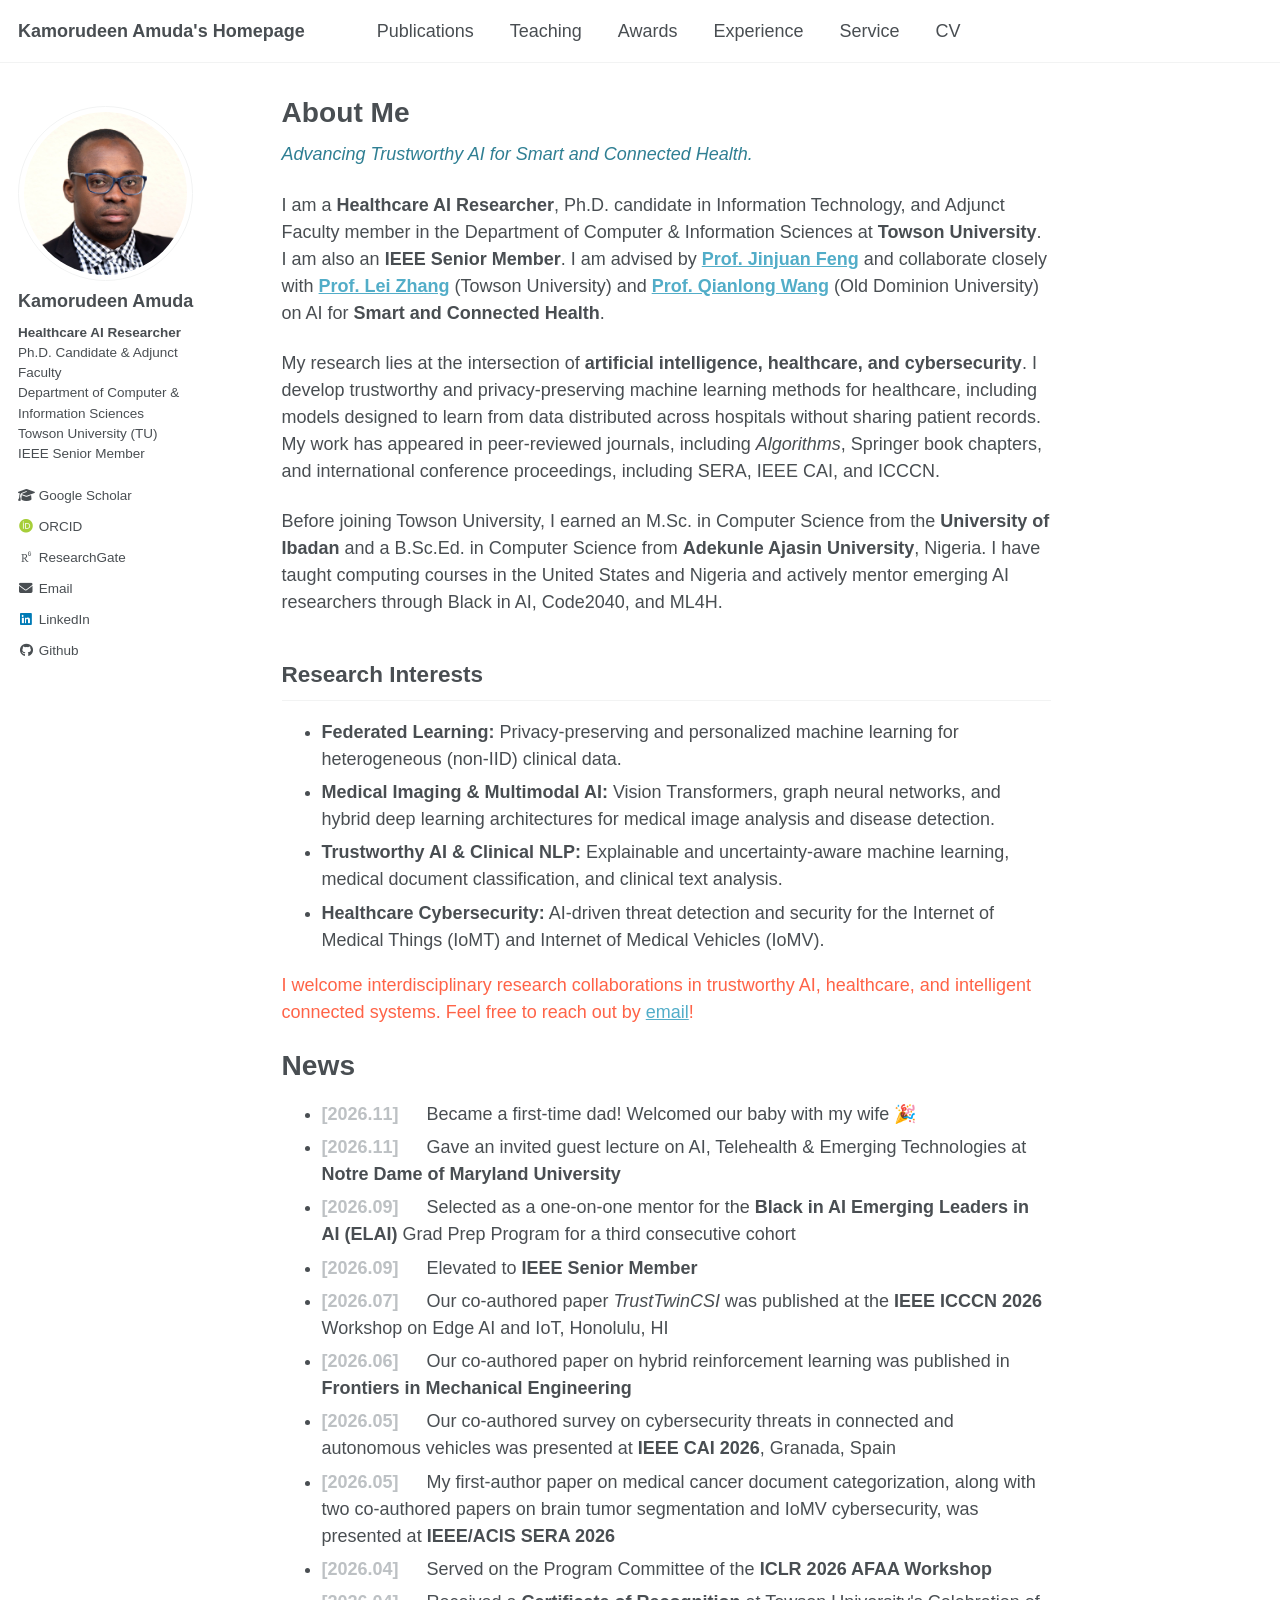
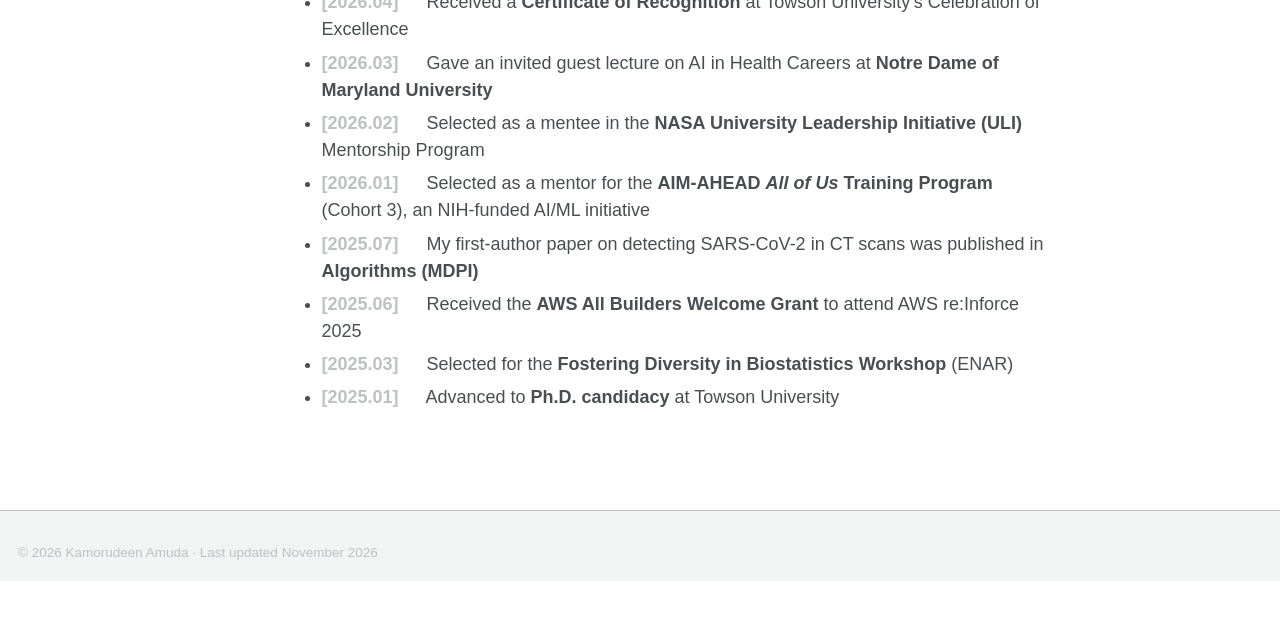
<file: index.html>
<!doctype html>
<html lang="en" class="no-js">
  <head>
    

<meta charset="utf-8">



<!-- begin SEO -->
<meta name="google-site-verification" content="agNXjSriaylFZaTnkebhKFrty03LG3k7SiUgrY0HKd0" />
<title>Kamorudeen Amuda | ML &amp; Healthcare AI Researcher, Towson</title>
<meta name="description" content="ML &amp; medical AI researcher, Ph.D. candidate &amp; adjunct faculty at Towson University. IEEE Senior Member building privacy-preserving AI for healthcare.">
<meta name="author" content="Kamorudeen Amuda">
<meta property="og:type" content="profile">
<meta property="og:locale" content="en_US">
<meta property="og:site_name" content="Kamorudeen Amuda">
<meta property="og:title" content="Kamorudeen Amuda | ML &amp; Healthcare AI Researcher, Towson">
<meta property="og:description" content="ML &amp; medical AI researcher, Ph.D. candidate &amp; adjunct faculty at Towson University. IEEE Senior Member building privacy-preserving AI for healthcare.">
<link rel="canonical" href="https://amudaakindele.github.io/">
<meta property="og:url" content="https://amudaakindele.github.io/">
<meta property="og:image" content="https://amudaakindele.github.io/jm_photo.jpg">
<meta property="og:image:alt" content="Kamorudeen Amuda">
<meta name="twitter:image" content="https://amudaakindele.github.io/jm_photo.jpg">
<meta name="twitter:card" content="summary">
<meta name="twitter:title" content="Kamorudeen Amuda | ML &amp; Healthcare AI Researcher, Towson">
<meta name="twitter:description" content="ML &amp; medical AI researcher, Ph.D. candidate &amp; adjunct faculty at Towson University. IEEE Senior Member building privacy-preserving AI for healthcare.">
<script type="application/ld+json">
{
  "@context": "https://schema.org",
  "@type": "Person",
  "name": "Kamorudeen Amuda",
  "url": "https://amudaakindele.github.io/",
  "image": "https://amudaakindele.github.io/jm_photo.jpg",
  "jobTitle": [
    "Machine Learning Researcher",
    "AI Healthcare Researcher",
    "Adjunct Faculty",
    "Ph.D. Candidate"
  ],
  "affiliation": {
    "@type": "CollegeOrUniversity",
    "name": "Towson University"
  },
  "alumniOf": [
    {
      "@type": "CollegeOrUniversity",
      "name": "University of Ibadan"
    },
    {
      "@type": "CollegeOrUniversity",
      "name": "Adekunle Ajasin University"
    }
  ],
  "knowsAbout": [
    "Federated Learning",
    "Medical Imaging",
    "Multimodal AI",
    "Natural Language Processing for Healthcare",
    "Healthcare Cybersecurity",
    "Machine Learning"
  ],
  "sameAs": [
    "https://scholar.google.com/citations?user=AQeqQgsAAAAJ",
    "https://orcid.org/0000-0001-5646-1867",
    "https://www.researchgate.net/profile/Kamorudeen-Amuda",
    "https://www.linkedin.com/in/amudakamorudeen/",
    "https://github.com/amudaakindele"
  ],
  "description": "Machine learning researcher and adjunct faculty at Towson University working on privacy-preserving AI for healthcare.",
  "award": "IEEE Senior Member"
}
</script>
<!-- end SEO -->

<!-- http://t.co/dKP3o1e -->
<meta name="HandheldFriendly" content="True">
<meta name="MobileOptimized" content="320">
<meta name="viewport" content="width=device-width, initial-scale=1.0">

<script>
  document.documentElement.className = document.documentElement.className.replace(/\bno-js\b/g, '') + ' js ';
</script>

<!-- For all browsers -->
<link rel="stylesheet" href="./assets/css/main.css">

<meta http-equiv="cleartype" content="on">
    

<!-- start custom head snippets -->

<link rel="icon" type="image/svg+xml" href="./images/favicon.svg">
<link rel="icon" type="image/x-icon" href="./images/favicon.ico">
<link rel="icon" type="image/png" sizes="32x32" href="./images/favicon-32x32.png">
<link rel="apple-touch-icon" sizes="180x180" href="./images/apple-touch-icon-180x180.png">
<meta name="theme-color" content="#ffffff">
<link rel="stylesheet" href="./assets/css/academicons.css"/>
<link rel="stylesheet" href="./assets/css/custom.css">
<link rel="stylesheet" href="https://cdnjs.cloudflare.com/ajax/libs/font-awesome/6.5.2/css/all.min.css"/>

<!-- end custom head snippets -->

  </head>

  <body>

    <!--[if lt IE 9]>
<div class="notice--danger align-center" style="margin: 0;">You are using an <strong>outdated</strong> browser. Please <a href="http://browsehappy.com/">upgrade your browser</a> to improve your experience.</div>
<![endif]-->
    

<div class="masthead">
  <div class="masthead__inner-wrap">
    <div class="masthead__menu">
      <nav id="site-nav" class="greedy-nav">
        <button type="button" class="greedy-nav__toggle hidden" aria-label="Menu" aria-expanded="false"><div class="navicon"></div></button>
        <ul class="visible-links">
          <li class="masthead__menu-item masthead__menu-item--lg"><a href="./index.html">Kamorudeen Amuda's Homepage</a></li>
          
            
            <li class="masthead__menu-item"><a href="./publication.html">Publications</a></li>
            
            <li class="masthead__menu-item"><a href="./teaching.html">Teaching</a></li>
            
            <li class="masthead__menu-item"><a href="./awards.html">Awards</a></li>

            <li class="masthead__menu-item"><a href="./experience.html">Experience</a></li>

            <li class="masthead__menu-item"><a href="./service.html">Service</a></li>

            <li class="masthead__menu-item"><a href="./KAMORUDEEN_AMUDA_CV.pdf" target="_blank">CV</a></li>

            <!-- <li class="masthead__menu-item"><a href="./students.html">Students</a></li> -->
          
          
        </ul>
        <ul class="hidden-links hidden"></ul>
      </nav>
    </div>
  </div>
</div>

    





<div id="main" role="main">
  


  <div class="sidebar sticky">
  



<div itemscope itemtype="http://schema.org/Person">

  <div class="author__avatar">
    
      <img src="./jm_photo.jpg" class="author__avatar" alt="Kamorudeen Amuda">
    
  </div>

  <div class="author__content">
    <h3 class="author__name">Kamorudeen Amuda</h3>
 <p class="author__bio"><b>Healthcare AI Researcher</b> <br> Ph.D. Candidate &amp; Adjunct Faculty <br> Department of Computer &amp; Information Sciences <br> Towson University (TU) <br> IEEE Senior Member</p>
  </div>

  <div class="author__urls-wrapper">
    <button type="button" class="btn btn--inverse" aria-expanded="false">Follow</button>
    <ul class="author__urls social-icons">

     
        <li><a href="https://scholar.google.com/citations?user=AQeqQgsAAAAJ&hl=en"><i class="fas fa-fw fa-graduation-cap"></i> Google Scholar</a></li>
        <li><a href="https://orcid.org/0000-0001-5646-1867"><i class="ai ai-fw ai-orcid" aria-hidden="true"></i> ORCID</a></li>
        <li><a href="https://www.researchgate.net/profile/Kamorudeen-Amuda"><i class="ai ai-fw ai-researchgate" aria-hidden="true"></i> ResearchGate</a></li>
        <li><a href="mailto:kamuda@towson.edu"><i class="fas fa-fw fa-envelope" aria-hidden="true"></i> Email</a></li>
        <li><a href="https://www.linkedin.com/in/amudakamorudeen/"><i class="fab fa-fw fa-linkedin"></i> LinkedIn</a></li>
        <li><a href="https://github.com/amudaakindele"><i class="fab fa-fw fa-github" aria-hidden="true"></i> Github</a></li>
      
    </ul>
  </div>
</div>

  
  </div>


  <article class="page" itemscope itemtype="http://schema.org/CreativeWork">
    <meta itemprop="headline" content="Kamorudeen Amuda">
    <meta itemprop="description" content="About me">
    
    

    <div class="page__inner-wrap">
      
        <header>
          <h1 class="page__title" itemprop="headline">About Me
</h1>
          
        </header>
      

      <section class="page__content" itemprop="text">
        <p class="tagline"><em>Advancing Trustworthy AI for Smart and Connected Health.</em></p>

        <p>I am a <b>Healthcare AI Researcher</b>, Ph.D. candidate in Information Technology, and Adjunct Faculty member in the Department of Computer &amp; Information Sciences at <b>Towson University</b>. I am also an <b>IEEE Senior Member</b>. I am advised by <a href="https://www.towson.edu/fcsm/departments/computerinfosci/facultystaff/jfeng.html" target="_blank" rel="noopener"><b>Prof. Jinjuan Feng</b></a> and collaborate closely with <a href="https://www.towson.edu/fcsm/departments/computerinfosci/facultystaff/lei-zhang.html" target="_blank" rel="noopener"><b>Prof. Lei Zhang</b></a> (Towson University) and <a href="https://www.odu.edu/directory/ronnie-wang" target="_blank" rel="noopener"><b>Prof. Qianlong Wang</b></a> (Old Dominion University) on AI for <b>Smart and Connected Health</b>.
        </p>

        <p>My research lies at the intersection of <b>artificial intelligence, healthcare, and cybersecurity</b>. I develop trustworthy and privacy-preserving machine learning methods for healthcare, including models designed to learn from data distributed across hospitals without sharing patient records. My work has appeared in peer-reviewed journals, including <i>Algorithms</i>, Springer book chapters, and international conference proceedings, including SERA, IEEE CAI, and ICCCN.
        </p>

        <p>Before joining Towson University, I earned an M.Sc. in Computer Science from the <b>University of Ibadan</b> and a B.Sc.Ed. in Computer Science from <b>Adekunle Ajasin University</b>, Nigeria. I have taught computing courses in the United States and Nigeria and actively mentor emerging AI researchers through Black in AI, Code2040, and ML4H.
        </p>

        <h2 id="research-interests">Research Interests</h2>
        <ul>
        <li><b>Federated Learning:</b> Privacy-preserving and personalized machine learning for heterogeneous (non-IID) clinical data.</li>
        <li><b>Medical Imaging &amp; Multimodal AI:</b> Vision Transformers, graph neural networks, and hybrid deep learning architectures for medical image analysis and disease detection.</li>
        <li><b>Trustworthy AI &amp; Clinical NLP:</b> Explainable and uncertainty-aware machine learning, medical document classification, and clinical text analysis.</li>
        <li><b>Healthcare Cybersecurity:</b> AI-driven threat detection and security for the Internet of Medical Things (IoMT) and Internet of Medical Vehicles (IoMV).</li>
        </ul>

<div class="infoblock">
<div class="blockcontent">
<p style="color:Tomato;">I welcome interdisciplinary research collaborations in trustworthy AI, healthcare, and intelligent connected systems. Feel free to reach out by <a href="mailto:kamuda@towson.edu">email</a>!</p>
</div></div>

<h1 id="news">News</h1>
<ul>
<li> <span class="news-date">[2026.11]</span> Became a first-time dad! Welcomed our baby with my wife 🎉</li>
<li> <span class="news-date">[2026.11]</span> Gave an invited guest lecture on AI, Telehealth &amp; Emerging Technologies at <strong>Notre Dame of Maryland University</strong></li>
<li> <span class="news-date">[2026.09]</span> Selected as a one-on-one mentor for the <b>Black in AI Emerging Leaders in AI (ELAI)</b> Grad Prep Program for a third consecutive cohort</li>
<li> <span class="news-date">[2026.09]</span> Elevated to <b>IEEE Senior Member</b></li>
<li> <span class="news-date">[2026.07]</span> Our co-authored paper <i>TrustTwinCSI</i> was published at the <strong>IEEE ICCCN 2026</strong> Workshop on Edge AI and IoT, Honolulu, HI</li>
<li> <span class="news-date">[2026.06]</span> Our co-authored paper on hybrid reinforcement learning was published in <strong>Frontiers in Mechanical Engineering</strong></li>
<li> <span class="news-date">[2026.05]</span> Our co-authored survey on cybersecurity threats in connected and autonomous vehicles was presented at <strong>IEEE CAI 2026</strong>, Granada, Spain</li>
<li> <span class="news-date">[2026.05]</span> My first-author paper on medical cancer document categorization, along with two co-authored papers on brain tumor segmentation and IoMV cybersecurity, was presented at <strong>IEEE/ACIS SERA 2026</strong></li>
<li> <span class="news-date">[2026.04]</span> Served on the Program Committee of the <strong>ICLR 2026 AFAA Workshop</strong></li>
<li> <span class="news-date">[2026.04]</span> Received a <b>Certificate of Recognition</b> at Towson University's Celebration of Excellence</li>
<li> <span class="news-date">[2026.03]</span> Gave an invited guest lecture on AI in Health Careers at <strong>Notre Dame of Maryland University</strong></li>
<li> <span class="news-date">[2026.02]</span> Selected as a mentee in the <b>NASA University Leadership Initiative (ULI)</b> Mentorship Program</li>
<li> <span class="news-date">[2026.01]</span> Selected as a mentor for the <b>AIM-AHEAD <i>All of Us</i> Training Program</b> (Cohort 3), an NIH-funded AI/ML initiative</li>
<li> <span class="news-date">[2025.07]</span> My first-author paper on detecting SARS-CoV-2 in CT scans was published in <strong>Algorithms (MDPI)</strong></li>
<li> <span class="news-date">[2025.06]</span> Received the <b>AWS All Builders Welcome Grant</b> to attend AWS re:Inforce 2025</li>
<li> <span class="news-date">[2025.03]</span> Selected for the <b>Fostering Diversity in Biostatistics Workshop</b> (ENAR)</li>
<li> <span class="news-date">[2025.01]</span> Advanced to <b>Ph.D. candidacy</b> at Towson University</li>
</ul>

        
      </section>

      <footer class="page__meta">
        
        




      </footer>

      

      


    </div>

    
  </article>

  
  
</div>


    

<div class="page__footer">
  <footer>
    <div class="page__footer-copyright">&copy; 2026 Kamorudeen Amuda &middot; Last updated November 2026</div>
  </footer>
</div>

    <script src="./assets/js/site.js"></script>






  </body>
</html>
</file>
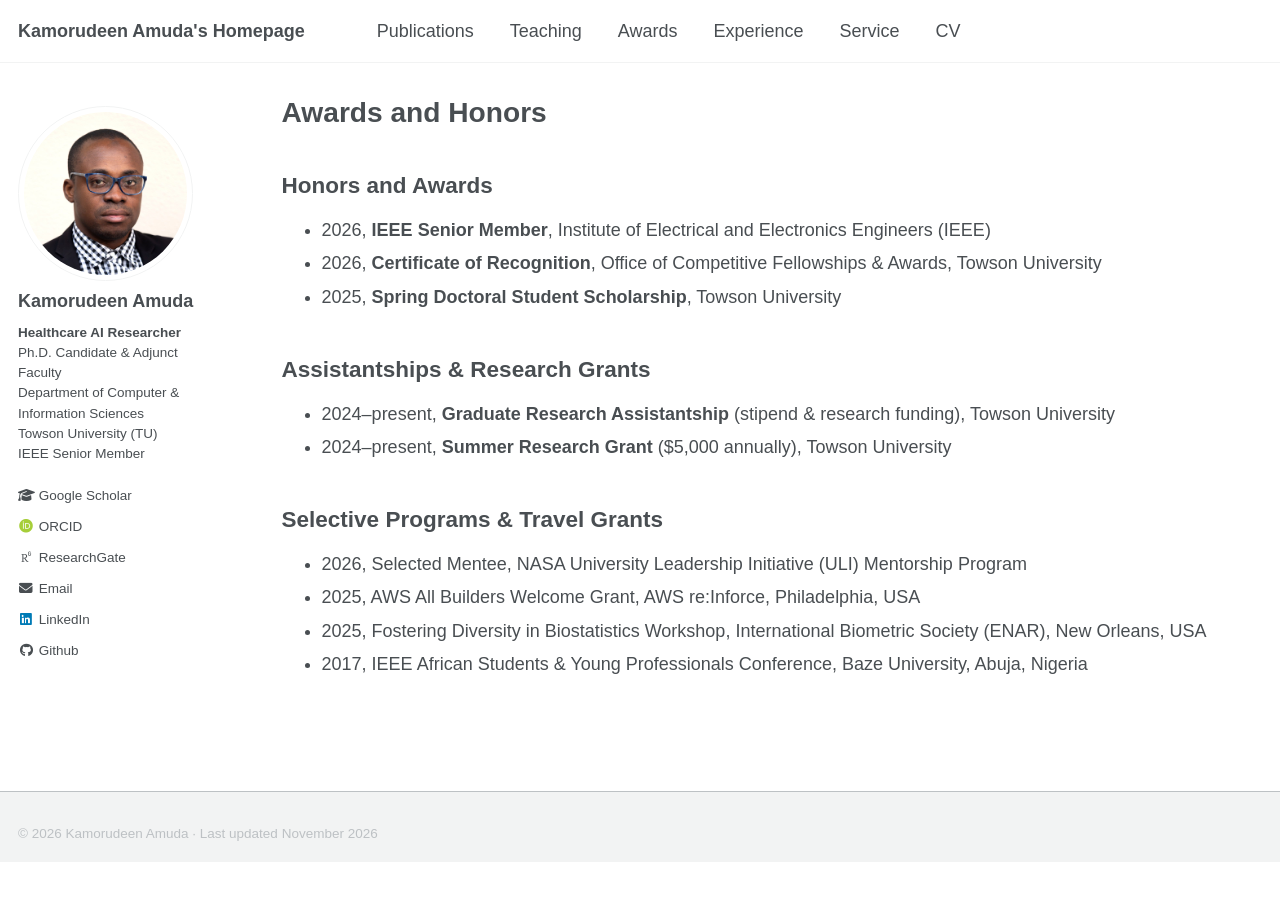
<file: awards.html>
<!doctype html>
<html lang="en" class="no-js">
  <head>
    

<meta charset="utf-8">



<!-- begin SEO -->
<title>Awards | Kamorudeen Amuda</title>
<meta name="description" content="Honors, awards, research grants, and selective programs received by Kamorudeen Amuda, including IEEE Senior Member and Towson University recognitions.">
<meta name="author" content="Kamorudeen Amuda">
<meta property="og:type" content="website">
<meta property="og:locale" content="en_US">
<meta property="og:site_name" content="Kamorudeen Amuda">
<meta property="og:title" content="Awards | Kamorudeen Amuda">
<meta property="og:description" content="Honors, awards, research grants, and selective programs received by Kamorudeen Amuda, including IEEE Senior Member and Towson University recognitions.">
<link rel="canonical" href="https://amudaakindele.github.io/awards.html">
<meta property="og:url" content="https://amudaakindele.github.io/awards.html">
<meta property="og:image" content="https://amudaakindele.github.io/jm_photo.jpg">
<meta property="og:image:alt" content="Kamorudeen Amuda">
<meta name="twitter:image" content="https://amudaakindele.github.io/jm_photo.jpg">
<meta name="twitter:card" content="summary">
<meta name="twitter:title" content="Awards | Kamorudeen Amuda">
<meta name="twitter:description" content="Honors, awards, research grants, and selective programs received by Kamorudeen Amuda, including IEEE Senior Member and Towson University recognitions.">
<!-- end SEO -->

<!-- http://t.co/dKP3o1e -->
<meta name="HandheldFriendly" content="True">
<meta name="MobileOptimized" content="320">
<meta name="viewport" content="width=device-width, initial-scale=1.0">

<script>
  document.documentElement.className = document.documentElement.className.replace(/\bno-js\b/g, '') + ' js ';
</script>

<!-- For all browsers -->
<link rel="stylesheet" href="./assets/css/main.css">

<meta http-equiv="cleartype" content="on">
    

<!-- start custom head snippets -->

<link rel="icon" type="image/svg+xml" href="./images/favicon.svg">
<link rel="icon" type="image/x-icon" href="./images/favicon.ico">
<link rel="icon" type="image/png" sizes="32x32" href="./images/favicon-32x32.png">
<link rel="apple-touch-icon" sizes="180x180" href="./images/apple-touch-icon-180x180.png">
<meta name="theme-color" content="#ffffff">
<link rel="stylesheet" href="./assets/css/academicons.css"/>
<link rel="stylesheet" href="./assets/css/custom.css">
<link rel="stylesheet" href="https://cdnjs.cloudflare.com/ajax/libs/font-awesome/6.5.2/css/all.min.css"/>

<!-- end custom head snippets -->

  </head>

  <body>

    <!--[if lt IE 9]>
<div class="notice--danger align-center" style="margin: 0;">You are using an <strong>outdated</strong> browser. Please <a href="http://browsehappy.com/">upgrade your browser</a> to improve your experience.</div>
<![endif]-->
    

<div class="masthead">
  <div class="masthead__inner-wrap">
    <div class="masthead__menu">
      <nav id="site-nav" class="greedy-nav">
        <button type="button" class="greedy-nav__toggle hidden" aria-label="Menu" aria-expanded="false"><div class="navicon"></div></button>
        <ul class="visible-links">
          <li class="masthead__menu-item masthead__menu-item--lg"><a href="./index.html">Kamorudeen Amuda's Homepage</a></li>
          
            
            <li class="masthead__menu-item"><a href="./publication.html">Publications</a></li>
            
            <li class="masthead__menu-item"><a href="./teaching.html">Teaching</a></li>
            
            <li class="masthead__menu-item"><a href="./awards.html">Awards</a></li>

            <li class="masthead__menu-item"><a href="./experience.html">Experience</a></li>

            <li class="masthead__menu-item"><a href="./service.html">Service</a></li>

            <li class="masthead__menu-item"><a href="./KAMORUDEEN_AMUDA_CV.pdf" target="_blank">CV</a></li>

            <!-- <li class="masthead__menu-item"><a href="./students.html">Students</a></li> -->
          
          
        </ul>
        <ul class="hidden-links hidden"></ul>
      </nav>
    </div>
  </div>
</div>

    



<div id="main" role="main">
  


  <div class="sidebar sticky">
  



<div itemscope itemtype="http://schema.org/Person">

  <div class="author__avatar">
    
      <img src="./jm_photo.jpg" class="author__avatar" alt="Kamorudeen Amuda">
    
  </div>

  <div class="author__content">
    <h3 class="author__name">Kamorudeen Amuda</h3>
    <p class="author__bio"><b>Healthcare AI Researcher</b> <br> Ph.D. Candidate &amp; Adjunct Faculty <br> Department of Computer &amp; Information Sciences <br> Towson University (TU) <br> IEEE Senior Member</p>
  </div>

  <div class="author__urls-wrapper">
    <button type="button" class="btn btn--inverse" aria-expanded="false">Follow</button>
    <ul class="author__urls social-icons">

        <li><a href="https://scholar.google.com/citations?user=AQeqQgsAAAAJ&hl=en"><i class="fas fa-fw fa-graduation-cap"></i> Google Scholar</a></li>
        <li><a href="https://orcid.org/0000-0001-5646-1867"><i class="ai ai-fw ai-orcid" aria-hidden="true"></i> ORCID</a></li>
        <li><a href="https://www.researchgate.net/profile/Kamorudeen-Amuda"><i class="ai ai-fw ai-researchgate" aria-hidden="true"></i> ResearchGate</a></li>
        <li><a href="mailto:kamuda@towson.edu"><i class="fas fa-fw fa-envelope" aria-hidden="true"></i> Email</a></li>
        <li><a href="https://www.linkedin.com/in/amudakamorudeen/"><i class="fab fa-fw fa-linkedin"></i> LinkedIn</a></li>
        <li><a href="https://github.com/amudaakindele"><i class="fab fa-fw fa-github" aria-hidden="true"></i> Github</a></li>
    </ul>
  </div>
</div>

  
 

  
  </div>


  <div class="archive">
    
      <h1 class="page__title">Awards and Honors</h1>
    
    


<div class="list__item">
  <article class="archive__item" itemscope itemtype="http://schema.org/CreativeWork">
    

    <h2 class="archive__item-title" itemprop="headline">
        Honors and Awards
    </h2>
<ul>
<li>2026, <strong>IEEE Senior Member</strong>, Institute of Electrical and Electronics Engineers (IEEE)</li>
<li>2026, <strong>Certificate of Recognition</strong>, Office of Competitive Fellowships &amp; Awards, Towson University</li>
<li>2025, <strong>Spring Doctoral Student Scholarship</strong>, Towson University</li>
</ul>

    <h2 class="archive__item-title" itemprop="headline">
        Assistantships &amp; Research Grants
    </h2>
<ul>
<li>2024&ndash;present, <strong>Graduate Research Assistantship</strong> (stipend &amp; research funding), Towson University</li>
<li>2024&ndash;present, <strong>Summer Research Grant</strong> ($5,000 annually), Towson University</li>
</ul>

    <h2 class="archive__item-title" itemprop="headline">
        Selective Programs &amp; Travel Grants
    </h2>
<ul>
<li>2026, Selected Mentee, NASA University Leadership Initiative (ULI) Mentorship Program</li>
<li>2025, AWS All Builders Welcome Grant, AWS re:Inforce, Philadelphia, USA</li>
<li>2025, Fostering Diversity in Biostatistics Workshop, International Biometric Society (ENAR), New Orleans, USA</li>
<li>2017, IEEE African Students &amp; Young Professionals Conference, Baze University, Abuja, Nigeria</li>
</ul>

</p>
    
    
    

  </article>
</div>


  



  </div>
</div>




<div class="page__footer">
  <footer>
    <div class="page__footer-copyright">&copy; 2026 Kamorudeen Amuda &middot; Last updated November 2026</div>
  </footer>
</div>

    <script src="./assets/js/site.js"></script>






  </body>
</html>
</file>
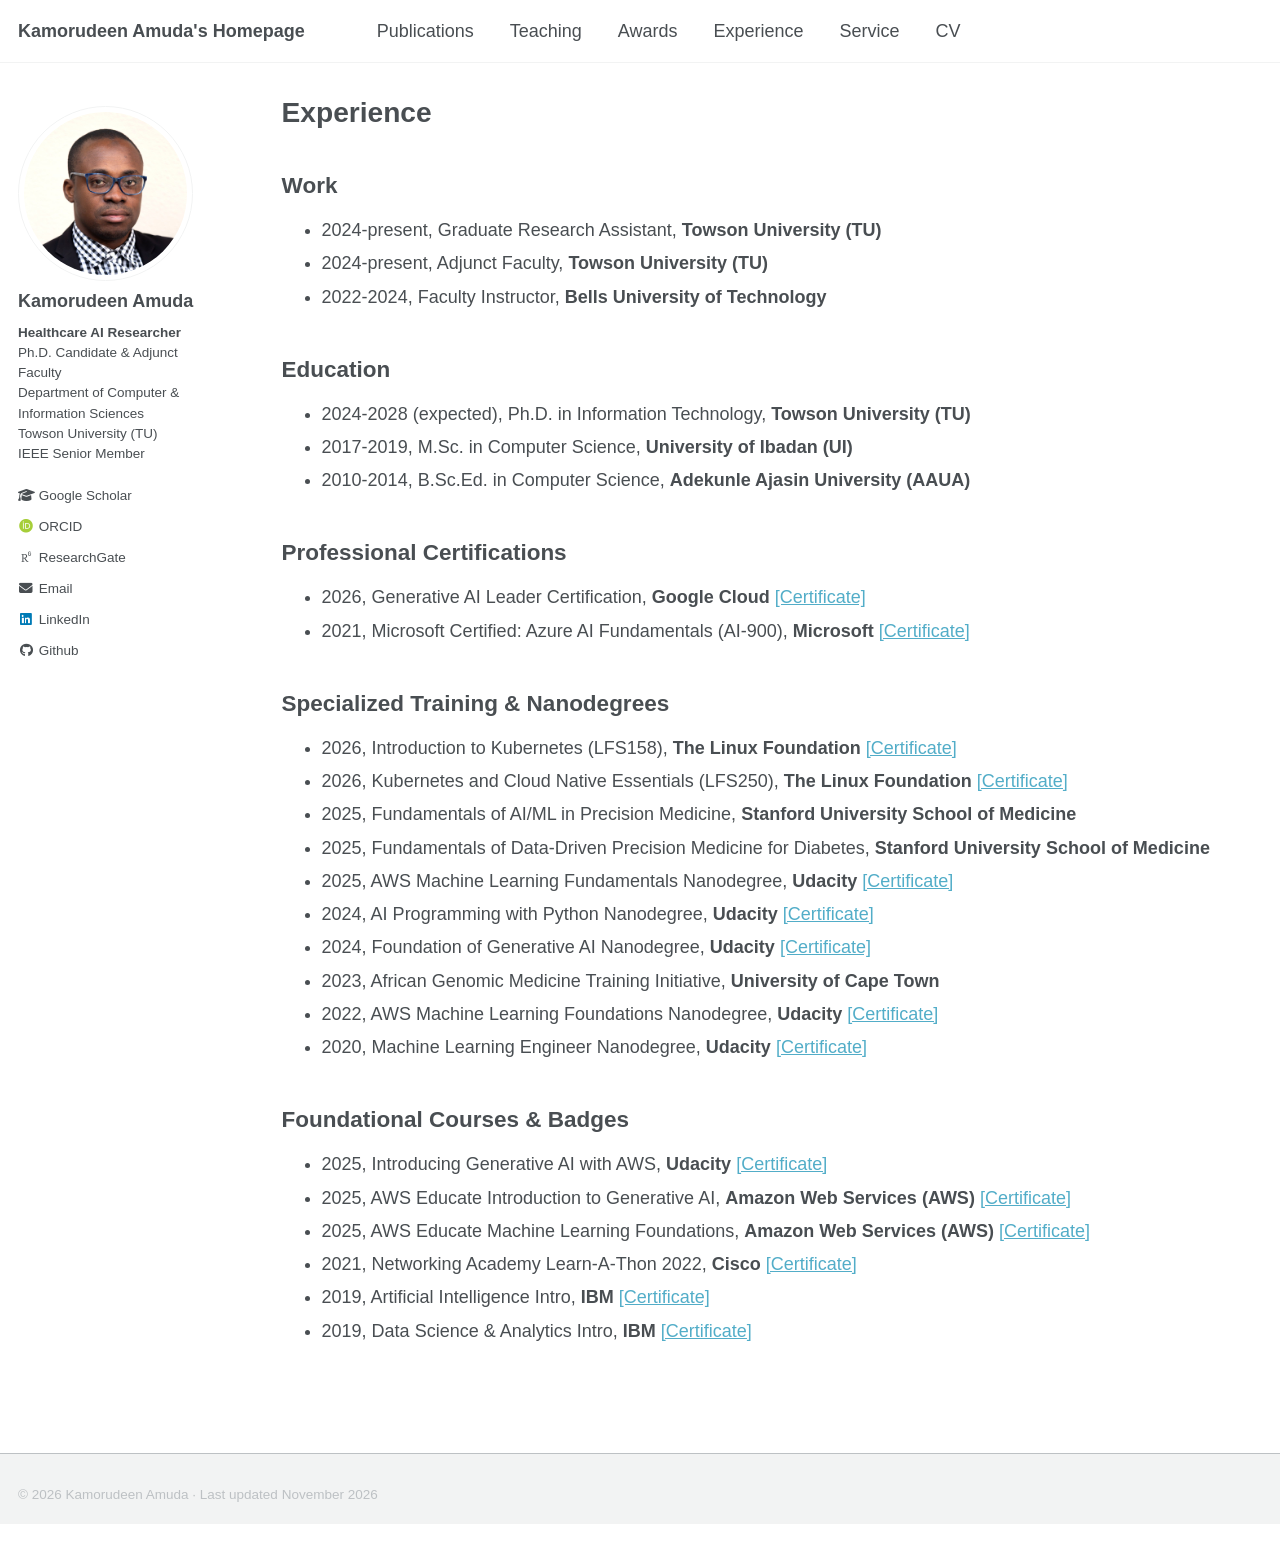
<file: experience.html>
<!doctype html>
<html lang="en" class="no-js">
  <head>
    

<meta charset="utf-8">



<!-- begin SEO -->
<title>Experience | Kamorudeen Amuda</title>
<meta name="description" content="Work experience, education, and certifications of Kamorudeen Amuda, Ph.D. candidate in Information Technology at Towson University.">
<meta name="author" content="Kamorudeen Amuda">
<meta property="og:type" content="website">
<meta property="og:locale" content="en_US">
<meta property="og:site_name" content="Kamorudeen Amuda">
<meta property="og:title" content="Experience | Kamorudeen Amuda">
<meta property="og:description" content="Work experience, education, and certifications of Kamorudeen Amuda, Ph.D. candidate in Information Technology at Towson University.">
<link rel="canonical" href="https://amudaakindele.github.io/experience.html">
<meta property="og:url" content="https://amudaakindele.github.io/experience.html">
<meta property="og:image" content="https://amudaakindele.github.io/jm_photo.jpg">
<meta property="og:image:alt" content="Kamorudeen Amuda">
<meta name="twitter:image" content="https://amudaakindele.github.io/jm_photo.jpg">
<meta name="twitter:card" content="summary">
<meta name="twitter:title" content="Experience | Kamorudeen Amuda">
<meta name="twitter:description" content="Work experience, education, and certifications of Kamorudeen Amuda, Ph.D. candidate in Information Technology at Towson University.">
<!-- end SEO -->

<!-- http://t.co/dKP3o1e -->
<meta name="HandheldFriendly" content="True">
<meta name="MobileOptimized" content="320">
<meta name="viewport" content="width=device-width, initial-scale=1.0">

<script>
  document.documentElement.className = document.documentElement.className.replace(/\bno-js\b/g, '') + ' js ';
</script>

<!-- For all browsers -->
<link rel="stylesheet" href="./assets/css/main.css">

<meta http-equiv="cleartype" content="on">
    

<!-- start custom head snippets -->

<link rel="icon" type="image/svg+xml" href="./images/favicon.svg">
<link rel="icon" type="image/x-icon" href="./images/favicon.ico">
<link rel="icon" type="image/png" sizes="32x32" href="./images/favicon-32x32.png">
<link rel="apple-touch-icon" sizes="180x180" href="./images/apple-touch-icon-180x180.png">
<meta name="theme-color" content="#ffffff">
<link rel="stylesheet" href="./assets/css/academicons.css"/>
<link rel="stylesheet" href="./assets/css/custom.css">
<link rel="stylesheet" href="https://cdnjs.cloudflare.com/ajax/libs/font-awesome/6.5.2/css/all.min.css"/>

<!-- end custom head snippets -->

  </head>

  <body>

    <!--[if lt IE 9]>
<div class="notice--danger align-center" style="margin: 0;">You are using an <strong>outdated</strong> browser. Please <a href="http://browsehappy.com/">upgrade your browser</a> to improve your experience.</div>
<![endif]-->
    

<div class="masthead">
  <div class="masthead__inner-wrap">
    <div class="masthead__menu">
      <nav id="site-nav" class="greedy-nav">
        <button type="button" class="greedy-nav__toggle hidden" aria-label="Menu" aria-expanded="false"><div class="navicon"></div></button>
        <ul class="visible-links">
          <li class="masthead__menu-item masthead__menu-item--lg"><a href="./index.html">Kamorudeen Amuda's Homepage</a></li>
          
            
            <li class="masthead__menu-item"><a href="./publication.html">Publications</a></li>
            
            <li class="masthead__menu-item"><a href="./teaching.html">Teaching</a></li>
            
            <li class="masthead__menu-item"><a href="./awards.html">Awards</a></li>

            <li class="masthead__menu-item"><a href="./experience.html">Experience</a></li>

            <li class="masthead__menu-item"><a href="./service.html">Service</a></li>

            <li class="masthead__menu-item"><a href="./KAMORUDEEN_AMUDA_CV.pdf" target="_blank">CV</a></li>

            <!-- <li class="masthead__menu-item"><a href="./students.html">Students</a></li> -->
          
          
        </ul>
        <ul class="hidden-links hidden"></ul>
      </nav>
    </div>
  </div>
</div>

    



<div id="main" role="main">
  


  <div class="sidebar sticky">
  



<div itemscope itemtype="http://schema.org/Person">

  <div class="author__avatar">
    
      <img src="./jm_photo.jpg" class="author__avatar" alt="Kamorudeen Amuda">
    
  </div>

  <div class="author__content">
    <h3 class="author__name">Kamorudeen Amuda</h3>
 <p class="author__bio"><b>Healthcare AI Researcher</b> <br> Ph.D. Candidate &amp; Adjunct Faculty <br> Department of Computer &amp; Information Sciences <br> Towson University (TU) <br> IEEE Senior Member</p>
  </div>

  <div class="author__urls-wrapper">
    <button type="button" class="btn btn--inverse" aria-expanded="false">Follow</button>
    <ul class="author__urls social-icons">

       
        <li><a href="https://scholar.google.com/citations?user=AQeqQgsAAAAJ&hl=en"><i class="fas fa-fw fa-graduation-cap"></i> Google Scholar</a></li>
        <li><a href="https://orcid.org/0000-0001-5646-1867"><i class="ai ai-fw ai-orcid" aria-hidden="true"></i> ORCID</a></li>
        <li><a href="https://www.researchgate.net/profile/Kamorudeen-Amuda"><i class="ai ai-fw ai-researchgate" aria-hidden="true"></i> ResearchGate</a></li>
        <li><a href="mailto:kamuda@towson.edu"><i class="fas fa-fw fa-envelope" aria-hidden="true"></i> Email</a></li>
        <li><a href="https://www.linkedin.com/in/amudakamorudeen/"><i class="fab fa-fw fa-linkedin"></i> LinkedIn</a></li>
        <li><a href="https://github.com/amudaakindele"><i class="fab fa-fw fa-github" aria-hidden="true"></i> Github</a></li>
      
    </ul>
  </div>
</div>

  
 

  
  </div>


  <div class="archive">
    
<h1 class="page__title">Experience</h1>

<h2 class="itern">Work</h2>
<ul>
  <li>2024-present, Graduate Research Assistant, <strong>Towson University (TU)</strong></li>
  <li>2024-present, Adjunct Faculty, <strong>Towson University (TU)</strong></li>
  <li>2022-2024, Faculty Instructor, <strong>Bells University of Technology</strong></li>
</ul>

<h2 class="itern">Education</h2>

<ul>
  <li>2024-2028 (expected), Ph.D. in Information Technology, <strong>Towson University (TU)</strong></li>
  <li>2017-2019, M.Sc. in Computer Science, <strong>University of Ibadan (UI)</strong></li>
  <li>2010-2014, B.Sc.Ed. in Computer Science, <strong>Adekunle Ajasin University (AAUA)</strong></li>
</ul>

<h2 class="itern">Professional Certifications</h2>
<ul>
  <li>2026, Generative AI Leader Certification, <strong>Google Cloud</strong> <a href="https://www.credly.com/badges/048a9eb4-0e41-4493-a29a-6c86e9538eac/public_url" target="_blank" rel="noopener">[Certificate]</a></li>
  <li>2021, Microsoft Certified: Azure AI Fundamentals (AI-900), <strong>Microsoft</strong> <a href="https://www.credly.com/badges/dc6fd5fa-292c-44cc-a98f-2869d7c948cd/public_url" target="_blank" rel="noopener">[Certificate]</a></li>
</ul>

<h2 class="itern">Specialized Training &amp; Nanodegrees</h2>
<ul>
  <li>2026, Introduction to Kubernetes (LFS158), <strong>The Linux Foundation</strong> <a href="https://www.credly.com/badges/082f65be-f577-4ed4-83c8-7ec4fdc6df89/public_url" target="_blank" rel="noopener">[Certificate]</a></li>
  <li>2026, Kubernetes and Cloud Native Essentials (LFS250), <strong>The Linux Foundation</strong> <a href="https://www.credly.com/badges/101754d9-2a32-4bf7-b645-3683091f7141/public_url" target="_blank" rel="noopener">[Certificate]</a></li>
  <li>2025, Fundamentals of AI/ML in Precision Medicine, <strong>Stanford University School of Medicine</strong></li>
  <li>2025, Fundamentals of Data-Driven Precision Medicine for Diabetes, <strong>Stanford University School of Medicine</strong></li>
  <li>2025, AWS Machine Learning Fundamentals Nanodegree, <strong>Udacity</strong> <a href="https://www.udacity.com/certificate/e/b294008a-2936-11f0-91e6-d336f549008e" target="_blank" rel="noopener">[Certificate]</a></li>
  <li>2024, AI Programming with Python Nanodegree, <strong>Udacity</strong> <a href="https://www.udacity.com/certificate/e/200a9a38-8b40-11ef-9a32-63fca3c911e6" target="_blank" rel="noopener">[Certificate]</a></li>
  <li>2024, Foundation of Generative AI Nanodegree, <strong>Udacity</strong> <a href="https://www.udacity.com/certificate/e/d8ceb16e-b7bc-11ef-bf09-fbed161a49d1" target="_blank" rel="noopener">[Certificate]</a></li>
  <li>2023, African Genomic Medicine Training Initiative, <strong>University of Cape Town</strong></li>
  <li>2022, AWS Machine Learning Foundations Nanodegree, <strong>Udacity</strong> <a href="https://www.udacity.com/certificate/e/2d06ab90-f2eb-11ec-ac6d-bfe8d7a413ef" target="_blank" rel="noopener">[Certificate]</a></li>
  <li>2020, Machine Learning Engineer Nanodegree, <strong>Udacity</strong> <a href="https://www.udacity.com/certificate/e/d20931ae-6fbb-11ea-9575-03bed674c800" target="_blank" rel="noopener">[Certificate]</a></li>
</ul>

<h2 class="itern">Foundational Courses &amp; Badges</h2>
<ul>
  <li>2025, Introducing Generative AI with AWS, <strong>Udacity</strong> <a href="https://www.udacity.com/certificate/e/e36b23e2-3ce0-11f0-9abb-f3624f1ff9cc" target="_blank" rel="noopener">[Certificate]</a></li>
  <li>2025, AWS Educate Introduction to Generative AI, <strong>Amazon Web Services (AWS)</strong> <a href="https://www.credly.com/badges/22a8cb31-664e-4326-953f-dc3713769479/public_url" target="_blank" rel="noopener">[Certificate]</a></li>
  <li>2025, AWS Educate Machine Learning Foundations, <strong>Amazon Web Services (AWS)</strong> <a href="https://www.credly.com/badges/6689fb68-22eb-42b2-a631-823dda4b7be8/public_url" target="_blank" rel="noopener">[Certificate]</a></li>
  <li>2021, Networking Academy Learn-A-Thon 2022, <strong>Cisco</strong> <a href="https://www.credly.com/badges/ce73a094-7c31-44d3-bd52-c5c61cbbcd55/public_url" target="_blank" rel="noopener">[Certificate]</a></li>
  <li>2019, Artificial Intelligence Intro, <strong>IBM</strong> <a href="https://www.credly.com/badges/89d6cf4f-5eb2-458a-b8c3-36e63b6d0bb9/public_url" target="_blank" rel="noopener">[Certificate]</a></li>
  <li>2019, Data Science &amp; Analytics Intro, <strong>IBM</strong> <a href="https://www.credly.com/badges/39e2af5d-c23f-4742-ae76-5d692a17d194/public_url" target="_blank" rel="noopener">[Certificate]</a></li>
</ul>



    
    
    

</div>


  



</div>




<div class="page__footer">
  <footer>
    <div class="page__footer-copyright">&copy; 2026 Kamorudeen Amuda &middot; Last updated November 2026</div>
  </footer>
</div>

    <script src="./assets/js/site.js"></script>






  </body>
</html>
</file>
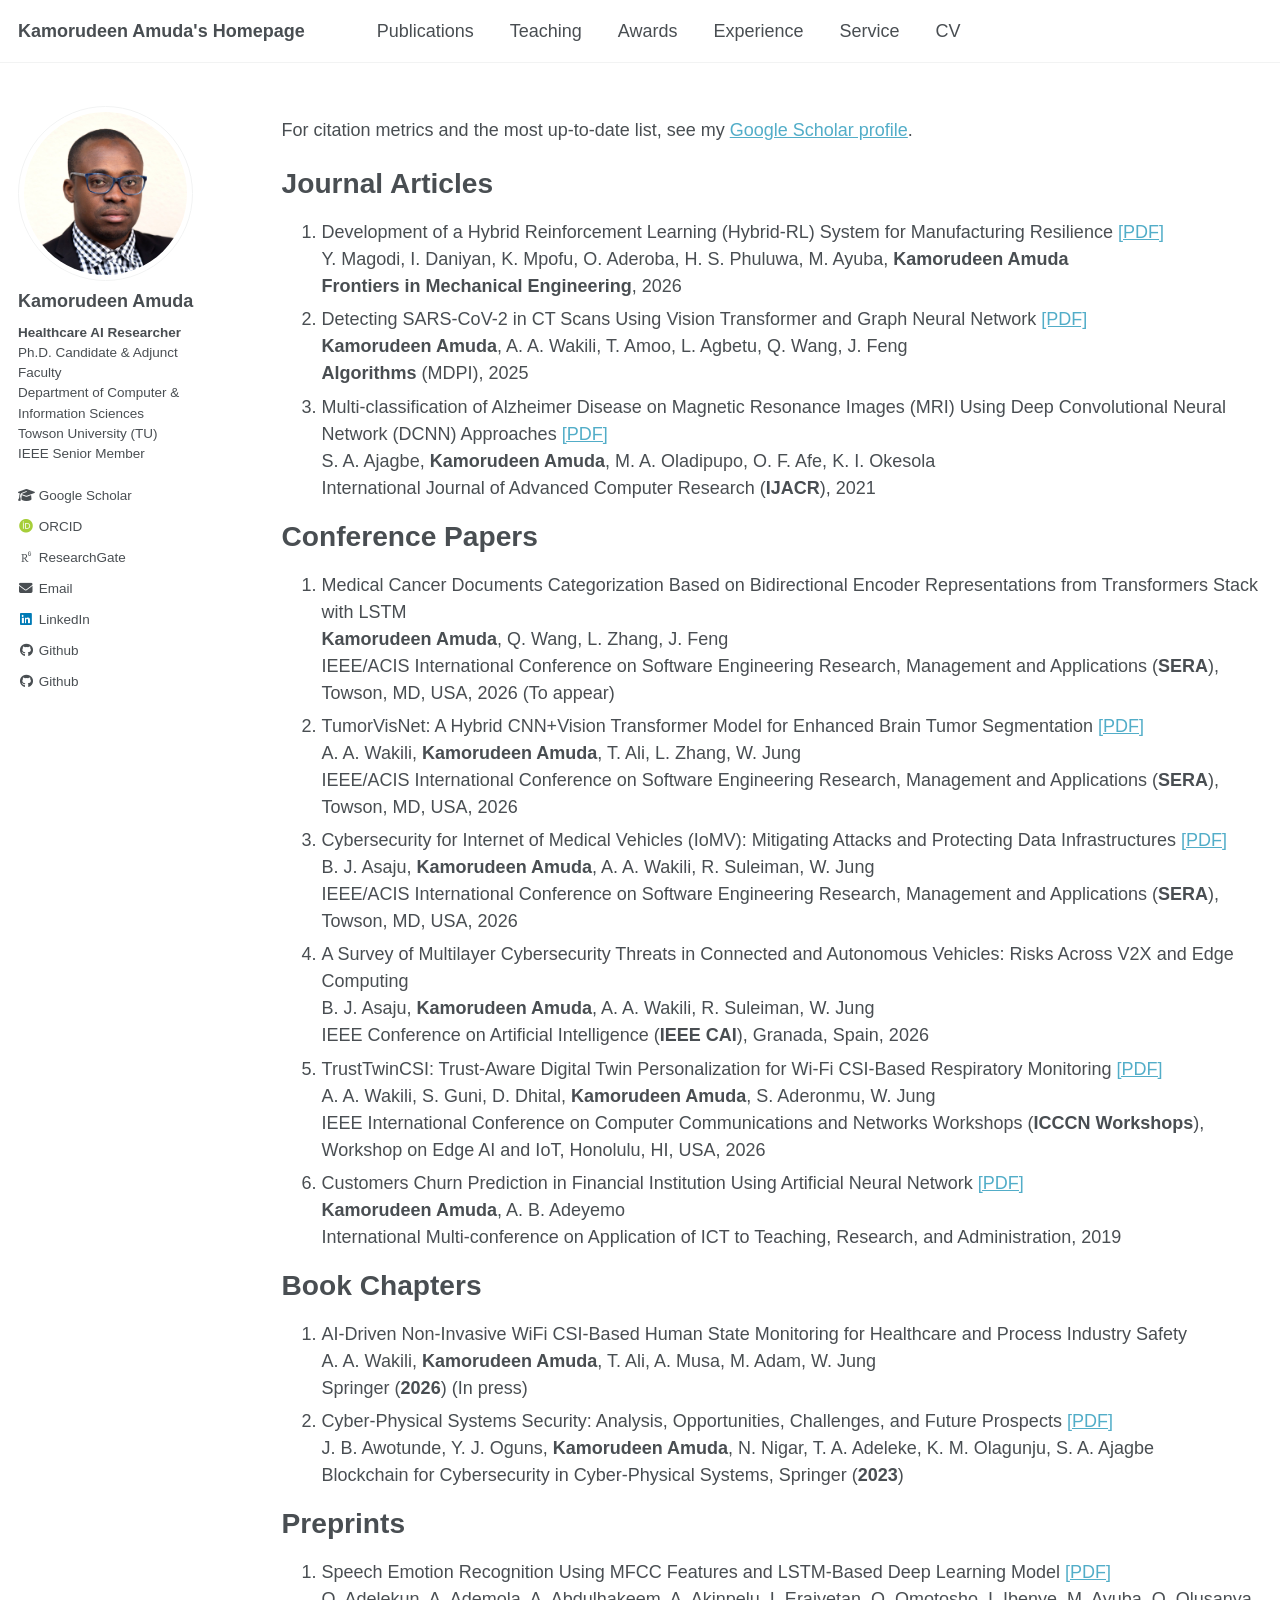
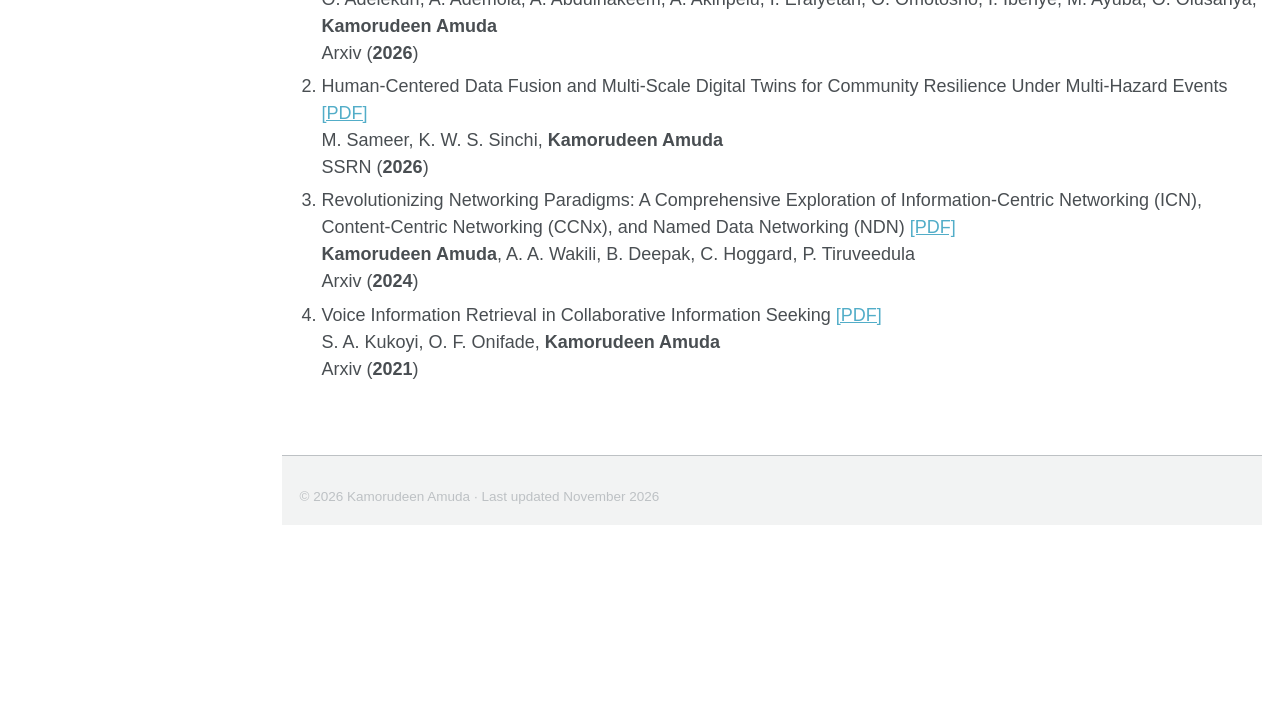
<file: publication.html>
<!doctype html>
<html lang="en" class="no-js">
  <head>
    

<meta charset="utf-8">



<!-- begin SEO -->
<title>Publications | Kamorudeen Amuda</title>
<meta name="description" content="Publications by Kamorudeen Amuda: journal articles, IEEE conference papers, Springer book chapters, and preprints on AI for healthcare, medical imaging, NLP, and cybersecurity.">
<meta name="author" content="Kamorudeen Amuda">
<meta property="og:type" content="website">
<meta property="og:locale" content="en_US">
<meta property="og:site_name" content="Kamorudeen Amuda">
<meta property="og:title" content="Publications | Kamorudeen Amuda">
<meta property="og:description" content="Publications by Kamorudeen Amuda: journal articles, IEEE conference papers, Springer book chapters, and preprints on AI for healthcare, medical imaging, NLP, and cybersecurity.">
<link rel="canonical" href="https://amudaakindele.github.io/publication.html">
<meta property="og:url" content="https://amudaakindele.github.io/publication.html">
<meta property="og:image" content="https://amudaakindele.github.io/jm_photo.jpg">
<meta property="og:image:alt" content="Kamorudeen Amuda">
<meta name="twitter:image" content="https://amudaakindele.github.io/jm_photo.jpg">
<meta name="twitter:card" content="summary">
<meta name="twitter:title" content="Publications | Kamorudeen Amuda">
<meta name="twitter:description" content="Publications by Kamorudeen Amuda: journal articles, IEEE conference papers, Springer book chapters, and preprints on AI for healthcare, medical imaging, NLP, and cybersecurity.">
<!-- end SEO -->

<!-- http://t.co/dKP3o1e -->
<meta name="HandheldFriendly" content="True">
<meta name="MobileOptimized" content="320">
<meta name="viewport" content="width=device-width, initial-scale=1.0">

<script>
  document.documentElement.className = document.documentElement.className.replace(/\bno-js\b/g, '') + ' js ';
</script>

<!-- For all browsers -->
<link rel="stylesheet" href="./assets/css/main.css">

<meta http-equiv="cleartype" content="on">
    

<!-- start custom head snippets -->

<link rel="icon" type="image/svg+xml" href="./images/favicon.svg">
<link rel="icon" type="image/x-icon" href="./images/favicon.ico">
<link rel="icon" type="image/png" sizes="32x32" href="./images/favicon-32x32.png">
<link rel="apple-touch-icon" sizes="180x180" href="./images/apple-touch-icon-180x180.png">
<meta name="theme-color" content="#ffffff">
<link rel="stylesheet" href="./assets/css/academicons.css"/>
<link rel="stylesheet" href="./assets/css/custom.css">
<link rel="stylesheet" href="https://cdnjs.cloudflare.com/ajax/libs/font-awesome/6.5.2/css/all.min.css"/>

<!-- end custom head snippets -->

  </head>

  <body>

    <!--[if lt IE 9]>
<div class="notice--danger align-center" style="margin: 0;">You are using an <strong>outdated</strong> browser. Please <a href="http://browsehappy.com/">upgrade your browser</a> to improve your experience.</div>
<![endif]-->
    

<div class="masthead">
  <div class="masthead__inner-wrap">
    <div class="masthead__menu">
      <nav id="site-nav" class="greedy-nav">
        <button type="button" class="greedy-nav__toggle hidden" aria-label="Menu" aria-expanded="false"><div class="navicon"></div></button>
        <ul class="visible-links">
          <li class="masthead__menu-item masthead__menu-item--lg"><a href="./index.html">Kamorudeen Amuda's Homepage</a></li>
          
            
            <li class="masthead__menu-item"><a href="./publication.html">Publications</a></li>
            
            <li class="masthead__menu-item"><a href="./teaching.html">Teaching</a></li>
            
            <li class="masthead__menu-item"><a href="./awards.html">Awards</a></li>

            <li class="masthead__menu-item"><a href="./experience.html">Experience</a></li>

            <li class="masthead__menu-item"><a href="./service.html">Service</a></li>

            <li class="masthead__menu-item"><a href="./KAMORUDEEN_AMUDA_CV.pdf" target="_blank">CV</a></li>

            <!-- <li class="masthead__menu-item"><a href="./students.html">Students</a></li> -->
          
          
        </ul>
        <ul class="hidden-links hidden"></ul>
      </nav>
    </div>
  </div>
</div>

    



<div id="main" role="main">
  


  <div class="sidebar sticky">
  



<div itemscope itemtype="http://schema.org/Person">

  <div class="author__avatar">
    
      <img src="./jm_photo.jpg" class="author__avatar" alt="Kamorudeen Amuda">
    
  </div>

  <div class="author__content">
    <h3 class="author__name">Kamorudeen Amuda</h3>
  <p class="author__bio"><b>Healthcare AI Researcher</b> <br> Ph.D. Candidate &amp; Adjunct Faculty <br> Department of Computer &amp; Information Sciences <br> Towson University (TU) <br> IEEE Senior Member</p>
  </div>

  <div class="author__urls-wrapper">
    <button type="button" class="btn btn--inverse" aria-expanded="false">Follow</button>
    <ul class="author__urls social-icons">

       
        <li><a href="https://scholar.google.com/citations?user=AQeqQgsAAAAJ&hl=en"><i class="fas fa-fw fa-graduation-cap"></i> Google Scholar</a></li>
        <li><a href="https://orcid.org/0000-0001-5646-1867"><i class="ai ai-fw ai-orcid" aria-hidden="true"></i> ORCID</a></li>
        <li><a href="https://www.researchgate.net/profile/Kamorudeen-Amuda"><i class="ai ai-fw ai-researchgate" aria-hidden="true"></i> ResearchGate</a></li>
        <li><a href="mailto:kamuda@towson.edu"><i class="fas fa-fw fa-envelope" aria-hidden="true"></i> Email</a></li>
        <li><a href="https://www.linkedin.com/in/amudakamorudeen/"><i class="fab fa-fw fa-linkedin"></i> LinkedIn</a></li>
        <li><a href="https://github.com/amudaakindele"><i class="fab fa-fw fa-github" aria-hidden="true"></i> Github</a></li>
        <li><a href="https://github.com/jma712"><i class="fab fa-fw fa-github" aria-hidden="true"></i> Github</a></li>
      
    </ul>
  </div>
</div>
</div>



<div class="archive">

  <p>For citation metrics and the most up-to-date list, see my <a href="https://scholar.google.com/citations?user=AQeqQgsAAAAJ&amp;hl=en" target="_blank" rel="noopener">Google Scholar profile</a>.</p>
  <h1 id="journals">Journal Articles</h1>
<ol>
<li> Development of a Hybrid Reinforcement Learning (Hybrid-RL) System for Manufacturing Resilience <a href="https://doi.org/10.3389/fmech.2026.1854257" target="_blank">[PDF]</a> <br />
  Y. Magodi, I. Daniyan, K. Mpofu, O. Aderoba, H. S. Phuluwa, M. Ayuba, <b>Kamorudeen Amuda</b><br />
  <strong>Frontiers in Mechanical Engineering</strong>, 2026
</li>

<li> Detecting SARS-CoV-2 in CT Scans Using Vision Transformer and Graph Neural Network <a href="https://doi.org/10.3390/a18070413" target="_blank">[PDF]</a> <br />
  <b>Kamorudeen Amuda</b>, A. A. Wakili, T. Amoo, L. Agbetu, Q. Wang, J. Feng<br />
  <strong>Algorithms</strong> (MDPI), 2025
</li>

<li> Multi-classification of Alzheimer Disease on Magnetic Resonance Images (MRI) Using Deep Convolutional Neural Network (DCNN) Approaches <a href="https://doi.org/10.19101/IJACR.2021.1152001" target="_blank">[PDF]</a> <br />
  S. A. Ajagbe, <b>Kamorudeen Amuda</b>, M. A. Oladipupo, O. F. Afe, K. I. Okesola<br />
  International Journal of Advanced Computer Research (<strong>IJACR</strong>), 2021
</li>
</ol>


<h1 id="conferences">Conference Papers</h1>
<ol>
<li> Medical Cancer Documents Categorization Based on Bidirectional Encoder Representations from Transformers Stack with LSTM <br />
  <b>Kamorudeen Amuda</b>, Q. Wang, L. Zhang, J. Feng<br />
  IEEE/ACIS International Conference on Software Engineering Research, Management and Applications (<strong>SERA</strong>), Towson, MD, USA, 2026 (To appear)
</li>

<li> TumorVisNet: A Hybrid CNN+Vision Transformer Model for Enhanced Brain Tumor Segmentation <a href="https://ieeexplore.ieee.org/document/11618653" target="_blank">[PDF]</a> <br />
  A. A. Wakili, <b>Kamorudeen Amuda</b>, T. Ali, L. Zhang, W. Jung<br />
  IEEE/ACIS International Conference on Software Engineering Research, Management and Applications (<strong>SERA</strong>), Towson, MD, USA, 2026
</li>

<li> Cybersecurity for Internet of Medical Vehicles (IoMV): Mitigating Attacks and Protecting Data Infrastructures <a href="https://ieeexplore.ieee.org/document/11618675" target="_blank">[PDF]</a> <br />
  B. J. Asaju, <b>Kamorudeen Amuda</b>, A. A. Wakili, R. Suleiman, W. Jung<br />
  IEEE/ACIS International Conference on Software Engineering Research, Management and Applications (<strong>SERA</strong>), Towson, MD, USA, 2026
</li>

<li> A Survey of Multilayer Cybersecurity Threats in Connected and Autonomous Vehicles: Risks Across V2X and Edge Computing <br />
  B. J. Asaju, <b>Kamorudeen Amuda</b>, A. A. Wakili, R. Suleiman, W. Jung<br />
  IEEE Conference on Artificial Intelligence (<strong>IEEE CAI</strong>), Granada, Spain, 2026
</li>

<li> TrustTwinCSI: Trust-Aware Digital Twin Personalization for Wi-Fi CSI-Based Respiratory Monitoring <a href="https://ieeexplore.ieee.org/document/11662906" target="_blank">[PDF]</a> <br />
  A. A. Wakili, S. Guni, D. Dhital, <b>Kamorudeen Amuda</b>, S. Aderonmu, W. Jung<br />
  IEEE International Conference on Computer Communications and Networks Workshops (<strong>ICCCN Workshops</strong>), Workshop on Edge AI and IoT, Honolulu, HI, USA, 2026
</li>

<li> Customers Churn Prediction in Financial Institution Using Artificial Neural Network <a href="https://arxiv.org/abs/1912.11346" target="_blank">[PDF]</a> <br />
  <b>Kamorudeen Amuda</b>, A. B. Adeyemo<br />
  International Multi-conference on Application of ICT to Teaching, Research, and Administration, 2019
</li>
</ol>


<h1 id="book-chapters">Book Chapters</h1>
<ol>
<li> AI-Driven Non-Invasive WiFi CSI-Based Human State Monitoring for Healthcare and Process Industry Safety <br />
  A. A. Wakili, <b>Kamorudeen Amuda</b>, T. Ali, A. Musa, M. Adam, W. Jung<br />
  Springer (<strong>2026</strong>) (In press)
</li>

<li> Cyber-Physical Systems Security: Analysis, Opportunities, Challenges, and Future Prospects <a href="https://doi.org/10.1007/978-3-031-25506-9_2" target="_blank">[PDF]</a> <br />
  J. B. Awotunde, Y. J. Oguns, <b>Kamorudeen Amuda</b>, N. Nigar, T. A. Adeleke, K. M. Olagunju, S. A. Ajagbe<br />
  Blockchain for Cybersecurity in Cyber-Physical Systems, Springer (<strong>2023</strong>)
</li>
</ol>


<h1 id="preprints">Preprints</h1>
<ol>
<li> Speech Emotion Recognition Using MFCC Features and LSTM-Based Deep Learning Model <a href="https://arxiv.org/abs/2604.25938" target="_blank">[PDF]</a> <br />
  O. Adelekun, A. Ademola, A. Abdulhakeem, A. Akinpelu, I. Eraiyetan, O. Omotosho, I. Ibenye, M. Ayuba, O. Olusanya, <b>Kamorudeen Amuda</b><br />
  Arxiv (<strong>2026</strong>)
</li>
<li> Human-Centered Data Fusion and Multi-Scale Digital Twins for Community Resilience Under Multi-Hazard Events <a href="https://papers.ssrn.com/sol3/papers.cfm?abstract_id=6547040" target="_blank">[PDF]</a> <br />
  M. Sameer, K. W. S. Sinchi, <b>Kamorudeen Amuda</b><br />
  SSRN (<strong>2026</strong>)
</li>
<li> Revolutionizing Networking Paradigms: A Comprehensive Exploration of Information-Centric Networking (ICN), Content-Centric Networking (CCNx), and Named Data Networking (NDN) <a href="https://arxiv.org/abs/2407.02667" target="_blank">[PDF]</a> <br />
  <b>Kamorudeen Amuda</b>, A. A. Wakili, B. Deepak, C. Hoggard, P. Tiruveedula<br />
  Arxiv (<strong>2024</strong>)
</li>
<li> Voice Information Retrieval in Collaborative Information Seeking <a href="https://arxiv.org/abs/2110.01788" target="_blank">[PDF]</a> <br />
  S. A. Kukoyi, O. F. Onifade, <b>Kamorudeen Amuda</b><br />
  Arxiv (<strong>2021</strong>)
</li>
</ol>



<div class="page__footer">
  <footer>
    <div class="page__footer-copyright">&copy; 2026 Kamorudeen Amuda &middot; Last updated November 2026</div>
  </footer>
</div>

    <script src="./assets/js/site.js"></script>






  </body>
</html>
</file>
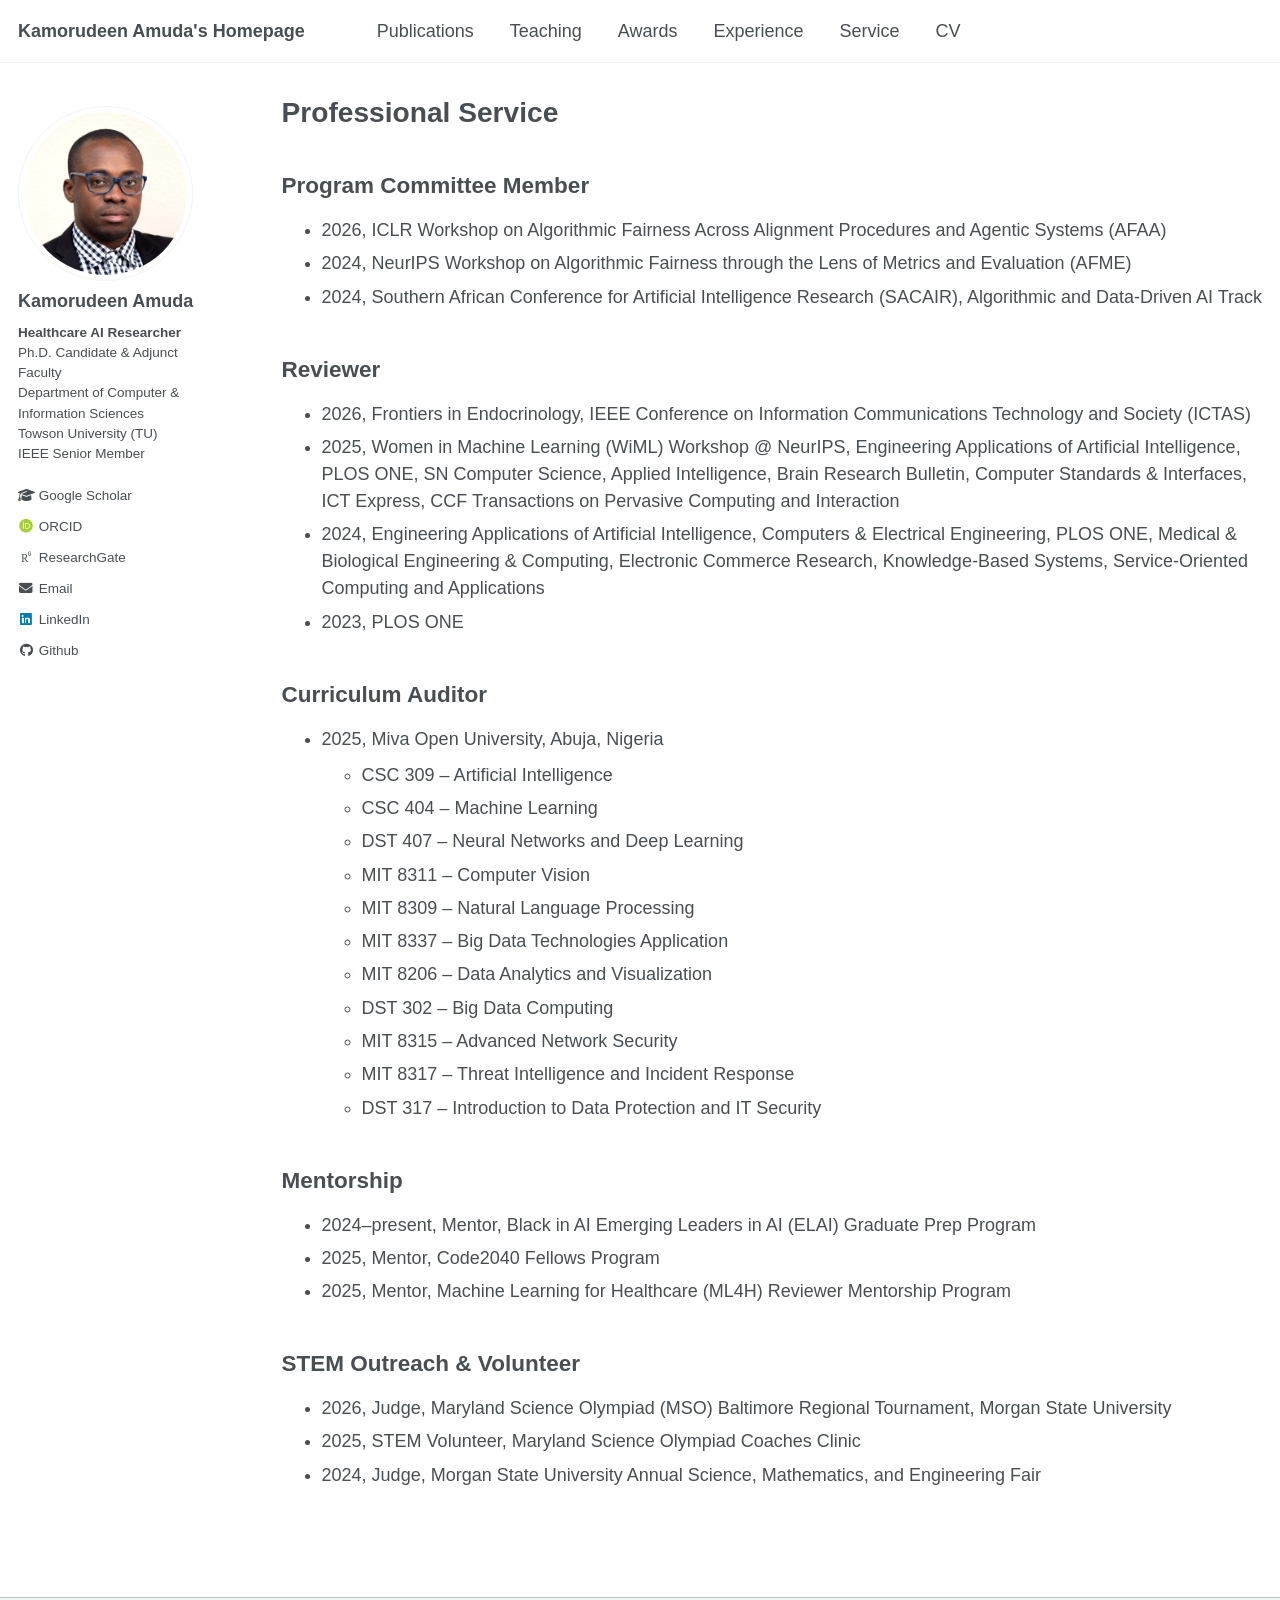
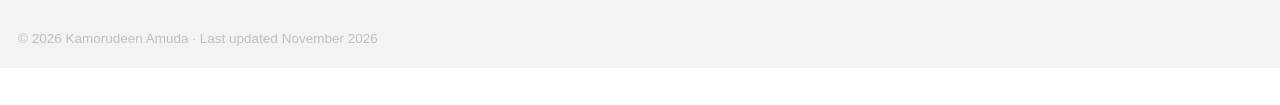
<file: service.html>
<!doctype html>
<html lang="en" class="no-js">
  <head>
    

<meta charset="utf-8">



<!-- begin SEO -->
<title>Service | Kamorudeen Amuda</title>
<meta name="description" content="Professional service by Kamorudeen Amuda: program committees (ICLR, NeurIPS workshops), journal reviewing, mentorship with Black in AI and Code2040, and STEM outreach.">
<meta name="author" content="Kamorudeen Amuda">
<meta property="og:type" content="website">
<meta property="og:locale" content="en_US">
<meta property="og:site_name" content="Kamorudeen Amuda">
<meta property="og:title" content="Service | Kamorudeen Amuda">
<meta property="og:description" content="Professional service by Kamorudeen Amuda: program committees (ICLR, NeurIPS workshops), journal reviewing, mentorship with Black in AI and Code2040, and STEM outreach.">
<link rel="canonical" href="https://amudaakindele.github.io/service.html">
<meta property="og:url" content="https://amudaakindele.github.io/service.html">
<meta property="og:image" content="https://amudaakindele.github.io/jm_photo.jpg">
<meta property="og:image:alt" content="Kamorudeen Amuda">
<meta name="twitter:image" content="https://amudaakindele.github.io/jm_photo.jpg">
<meta name="twitter:card" content="summary">
<meta name="twitter:title" content="Service | Kamorudeen Amuda">
<meta name="twitter:description" content="Professional service by Kamorudeen Amuda: program committees (ICLR, NeurIPS workshops), journal reviewing, mentorship with Black in AI and Code2040, and STEM outreach.">
<!-- end SEO -->

<!-- http://t.co/dKP3o1e -->
<meta name="HandheldFriendly" content="True">
<meta name="MobileOptimized" content="320">
<meta name="viewport" content="width=device-width, initial-scale=1.0">

<script>
  document.documentElement.className = document.documentElement.className.replace(/\bno-js\b/g, '') + ' js ';
</script>

<!-- For all browsers -->
<link rel="stylesheet" href="./assets/css/main.css">

<meta http-equiv="cleartype" content="on">
    

<!-- start custom head snippets -->

<link rel="icon" type="image/svg+xml" href="./images/favicon.svg">
<link rel="icon" type="image/x-icon" href="./images/favicon.ico">
<link rel="icon" type="image/png" sizes="32x32" href="./images/favicon-32x32.png">
<link rel="apple-touch-icon" sizes="180x180" href="./images/apple-touch-icon-180x180.png">
<meta name="theme-color" content="#ffffff">
<link rel="stylesheet" href="./assets/css/academicons.css"/>
<link rel="stylesheet" href="./assets/css/custom.css">
<link rel="stylesheet" href="https://cdnjs.cloudflare.com/ajax/libs/font-awesome/6.5.2/css/all.min.css"/>

<!-- end custom head snippets -->

  </head>

  <body>

    <!--[if lt IE 9]>
<div class="notice--danger align-center" style="margin: 0;">You are using an <strong>outdated</strong> browser. Please <a href="http://browsehappy.com/">upgrade your browser</a> to improve your experience.</div>
<![endif]-->
    

<div class="masthead">
  <div class="masthead__inner-wrap">
    <div class="masthead__menu">
      <nav id="site-nav" class="greedy-nav">
        <button type="button" class="greedy-nav__toggle hidden" aria-label="Menu" aria-expanded="false"><div class="navicon"></div></button>
        <ul class="visible-links">
          <li class="masthead__menu-item masthead__menu-item--lg"><a href="./index.html">Kamorudeen Amuda's Homepage</a></li>
          
            
            <li class="masthead__menu-item"><a href="./publication.html">Publications</a></li>
            
            <li class="masthead__menu-item"><a href="./teaching.html">Teaching</a></li>
            
            <li class="masthead__menu-item"><a href="./awards.html">Awards</a></li>

            <li class="masthead__menu-item"><a href="./experience.html">Experience</a></li>

            <li class="masthead__menu-item"><a href="./service.html">Service</a></li>

            <li class="masthead__menu-item"><a href="./KAMORUDEEN_AMUDA_CV.pdf" target="_blank">CV</a></li>

            <!-- <li class="masthead__menu-item"><a href="./students.html">Students</a></li> -->
          
          
        </ul>
        <ul class="hidden-links hidden"></ul>
      </nav>
    </div>
  </div>
</div>

    



<div id="main" role="main">
  


  <div class="sidebar sticky">
  



<div itemscope itemtype="http://schema.org/Person">

  <div class="author__avatar">
    
      <img src="./jm_photo.jpg" class="author__avatar" alt="Kamorudeen Amuda">
    
  </div>

  <div class="author__content">
    <h3 class="author__name">Kamorudeen Amuda</h3>
    <p class="author__bio"><b>Healthcare AI Researcher</b> <br> Ph.D. Candidate &amp; Adjunct Faculty <br> Department of Computer &amp; Information Sciences <br> Towson University (TU) <br> IEEE Senior Member</p>
  </div>

  <div class="author__urls-wrapper">
    <button type="button" class="btn btn--inverse" aria-expanded="false">Follow</button>
    <ul class="author__urls social-icons">
       
        <li><a href="https://scholar.google.com/citations?user=AQeqQgsAAAAJ&hl=en"><i class="fas fa-fw fa-graduation-cap"></i> Google Scholar</a></li>
        <li><a href="https://orcid.org/0000-0001-5646-1867"><i class="ai ai-fw ai-orcid" aria-hidden="true"></i> ORCID</a></li>
        <li><a href="https://www.researchgate.net/profile/Kamorudeen-Amuda"><i class="ai ai-fw ai-researchgate" aria-hidden="true"></i> ResearchGate</a></li>
        <li><a href="mailto:kamuda@towson.edu"><i class="fas fa-fw fa-envelope" aria-hidden="true"></i> Email</a></li>
        <li><a href="https://www.linkedin.com/in/amudakamorudeen/"><i class="fab fa-fw fa-linkedin"></i> LinkedIn</a></li>
        <li><a href="https://github.com/amudaakindele"><i class="fab fa-fw fa-github" aria-hidden="true"></i> Github</a></li>
      
    </ul>
  </div>
</div>

  
 

  
  </div>


  <div class="archive">
    
<h1 class="page__title">Professional Service</h1>



<h2 class="pc">Program Committee Member</h2>

  <ul>
    <li>2026, ICLR Workshop on Algorithmic Fairness Across Alignment Procedures and Agentic Systems (AFAA)</li>
    <li>2024, NeurIPS Workshop on Algorithmic Fairness through the Lens of Metrics and Evaluation (AFME)</li>
    <li>2024, Southern African Conference for Artificial Intelligence Research (SACAIR), Algorithmic and Data-Driven AI Track</li>
  </ul>

<h2 class="pc">Reviewer</h2>
 <ul>
  <li>2026, Frontiers in Endocrinology, IEEE Conference on Information Communications Technology and Society (ICTAS)</li>
  <li>2025, Women in Machine Learning (WiML) Workshop @ NeurIPS, Engineering Applications of Artificial Intelligence, PLOS ONE, SN Computer Science, Applied Intelligence, Brain Research Bulletin, Computer Standards &amp; Interfaces, ICT Express, CCF Transactions on Pervasive Computing and Interaction</li>
  <li>2024, Engineering Applications of Artificial Intelligence, Computers &amp; Electrical Engineering, PLOS ONE, Medical &amp; Biological Engineering &amp; Computing, Electronic Commerce Research, Knowledge-Based Systems, Service-Oriented Computing and Applications</li>
  <li>2023, PLOS ONE</li>
  </ul>

<h2 class="pc">Curriculum Auditor</h2>
 <ul>
  <li>2025, Miva Open University, Abuja, Nigeria
    <ul>
      <li>CSC 309 – Artificial Intelligence</li>
      <li>CSC 404 – Machine Learning</li>
      <li>DST 407 – Neural Networks and Deep Learning</li>
      <li>MIT 8311 – Computer Vision</li>
      <li>MIT 8309 – Natural Language Processing</li>
      <li>MIT 8337 – Big Data Technologies Application</li>
      <li>MIT 8206 – Data Analytics and Visualization</li>
      <li>DST 302 – Big Data Computing</li>
      <li>MIT 8315 – Advanced Network Security</li>
      <li>MIT 8317 – Threat Intelligence and Incident Response</li>
      <li>DST 317 – Introduction to Data Protection and IT Security</li>
    </ul>
  </li>
  </ul>

<h2 class="pc">Mentorship</h2>
 <ul>
  <li>2024–present, Mentor, Black in AI Emerging Leaders in AI (ELAI) Graduate Prep Program</li>
  <li>2025, Mentor, Code2040 Fellows Program</li>
  <li>2025, Mentor, Machine Learning for Healthcare (ML4H) Reviewer Mentorship Program</li>
  </ul>

 

<h2 class="volunteer">STEM Outreach &amp; Volunteer</h2>
    <ul>
      <li>2026, Judge, Maryland Science Olympiad (MSO) Baltimore Regional Tournament, Morgan State University</li>
      <li>2025, STEM Volunteer, Maryland Science Olympiad Coaches Clinic</li>
      <li>2024, Judge, Morgan State University Annual Science, Mathematics, and Engineering Fair</li>
    </ul>


</div>


  



</div>




<div class="page__footer">
  <footer>
    <div class="page__footer-copyright">&copy; 2026 Kamorudeen Amuda &middot; Last updated November 2026</div>
  </footer>
</div>

    <script src="./assets/js/site.js"></script>






  </body>
</html>
</file>
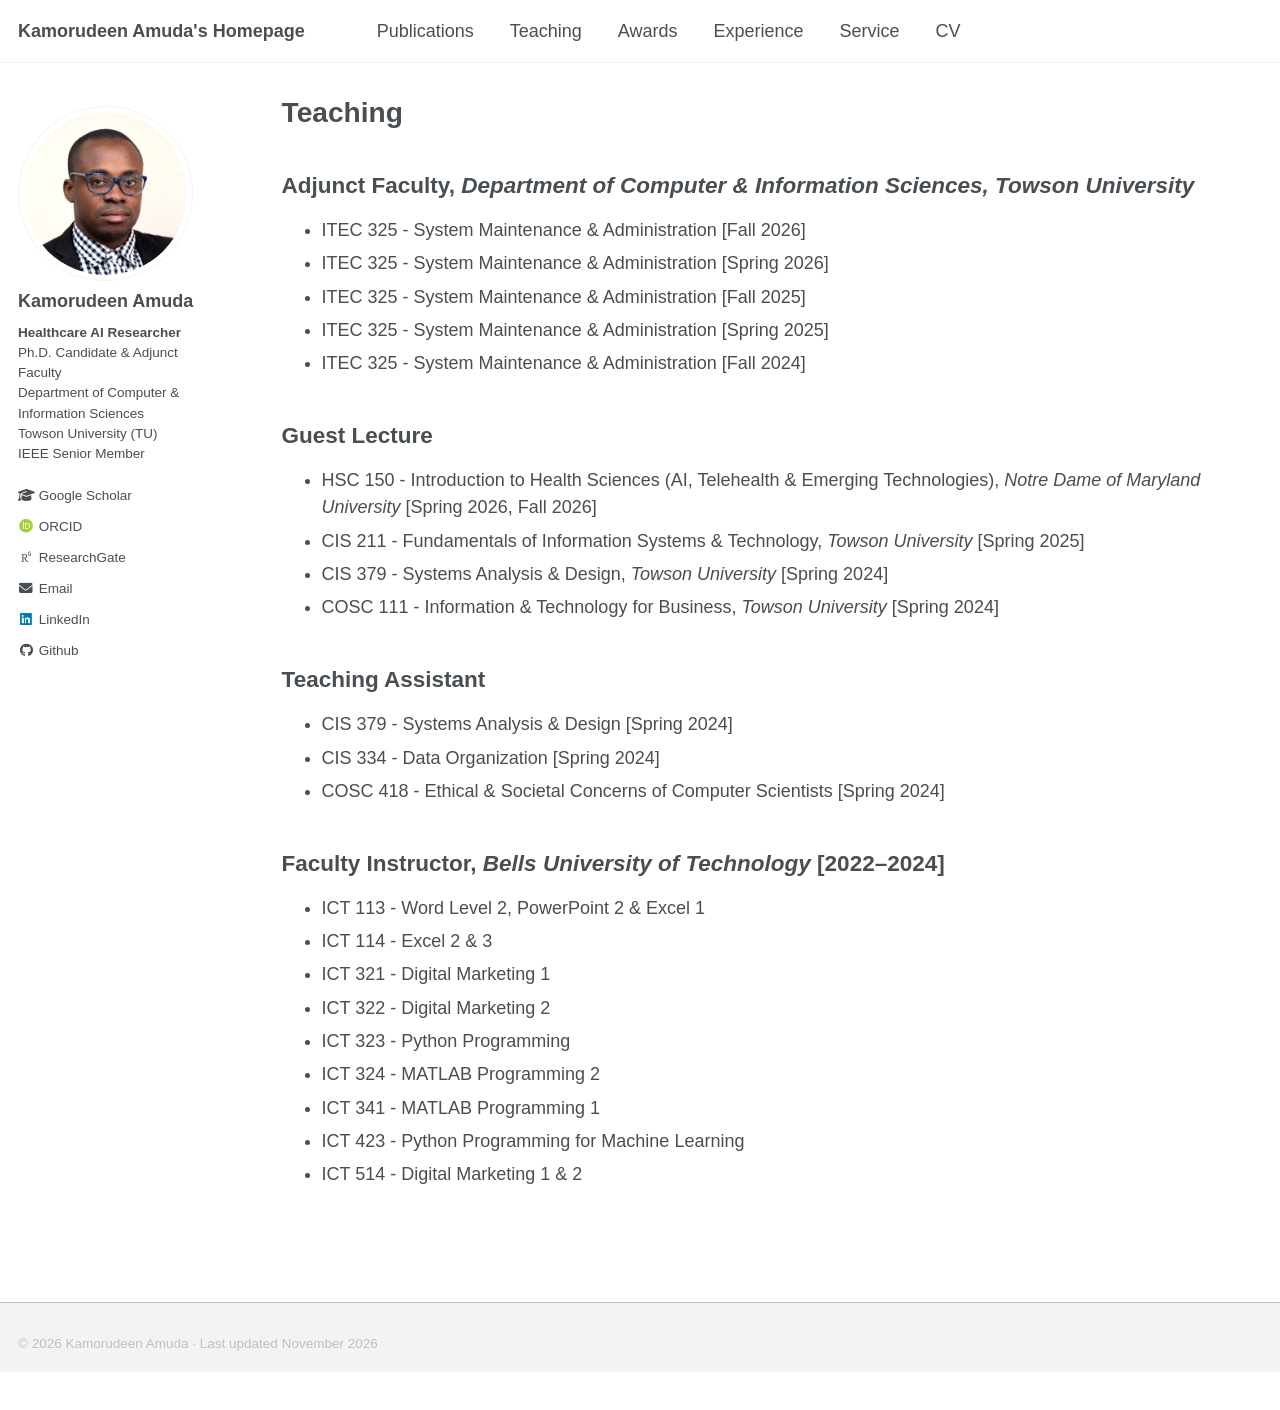
<file: teaching.html>
<!doctype html>
<html lang="en" class="no-js">
  <head>
    

<meta charset="utf-8">



<!-- begin SEO -->
<title>Teaching | Kamorudeen Amuda</title>
<meta name="description" content="Teaching by Kamorudeen Amuda: adjunct faculty at Towson University (ITEC 325), guest lectures on AI and health technology, and computing courses taught in Nigeria.">
<meta name="author" content="Kamorudeen Amuda">
<meta property="og:type" content="website">
<meta property="og:locale" content="en_US">
<meta property="og:site_name" content="Kamorudeen Amuda">
<meta property="og:title" content="Teaching | Kamorudeen Amuda">
<meta property="og:description" content="Teaching by Kamorudeen Amuda: adjunct faculty at Towson University (ITEC 325), guest lectures on AI and health technology, and computing courses taught in Nigeria.">
<link rel="canonical" href="https://amudaakindele.github.io/teaching.html">
<meta property="og:url" content="https://amudaakindele.github.io/teaching.html">
<meta property="og:image" content="https://amudaakindele.github.io/jm_photo.jpg">
<meta property="og:image:alt" content="Kamorudeen Amuda">
<meta name="twitter:image" content="https://amudaakindele.github.io/jm_photo.jpg">
<meta name="twitter:card" content="summary">
<meta name="twitter:title" content="Teaching | Kamorudeen Amuda">
<meta name="twitter:description" content="Teaching by Kamorudeen Amuda: adjunct faculty at Towson University (ITEC 325), guest lectures on AI and health technology, and computing courses taught in Nigeria.">
<!-- end SEO -->

<!-- http://t.co/dKP3o1e -->
<meta name="HandheldFriendly" content="True">
<meta name="MobileOptimized" content="320">
<meta name="viewport" content="width=device-width, initial-scale=1.0">

<script>
  document.documentElement.className = document.documentElement.className.replace(/\bno-js\b/g, '') + ' js ';
</script>

<!-- For all browsers -->
<link rel="stylesheet" href="./assets/css/main.css">

<meta http-equiv="cleartype" content="on">
    

<!-- start custom head snippets -->

<link rel="icon" type="image/svg+xml" href="./images/favicon.svg">
<link rel="icon" type="image/x-icon" href="./images/favicon.ico">
<link rel="icon" type="image/png" sizes="32x32" href="./images/favicon-32x32.png">
<link rel="apple-touch-icon" sizes="180x180" href="./images/apple-touch-icon-180x180.png">
<meta name="theme-color" content="#ffffff">
<link rel="stylesheet" href="./assets/css/academicons.css"/>
<link rel="stylesheet" href="./assets/css/custom.css">
<link rel="stylesheet" href="https://cdnjs.cloudflare.com/ajax/libs/font-awesome/6.5.2/css/all.min.css"/>

<!-- end custom head snippets -->

  </head>

  <body>

    <!--[if lt IE 9]>
<div class="notice--danger align-center" style="margin: 0;">You are using an <strong>outdated</strong> browser. Please <a href="http://browsehappy.com/">upgrade your browser</a> to improve your experience.</div>
<![endif]-->
    

<div class="masthead">
  <div class="masthead__inner-wrap">
    <div class="masthead__menu">
      <nav id="site-nav" class="greedy-nav">
        <button type="button" class="greedy-nav__toggle hidden" aria-label="Menu" aria-expanded="false"><div class="navicon"></div></button>
        <ul class="visible-links">
          <li class="masthead__menu-item masthead__menu-item--lg"><a href="./index.html">Kamorudeen Amuda's Homepage</a></li>
          
            
            <li class="masthead__menu-item"><a href="./publication.html">Publications</a></li>
            
            <li class="masthead__menu-item"><a href="./teaching.html">Teaching</a></li>
            
            <li class="masthead__menu-item"><a href="./awards.html">Awards</a></li>

            <li class="masthead__menu-item"><a href="./experience.html">Experience</a></li>

            <li class="masthead__menu-item"><a href="./service.html">Service</a></li>

            <li class="masthead__menu-item"><a href="./KAMORUDEEN_AMUDA_CV.pdf" target="_blank">CV</a></li>

            <!-- <li class="masthead__menu-item"><a href="./students.html">Students</a></li> -->
          
          
        </ul>
        <ul class="hidden-links hidden"></ul>
      </nav>
    </div>
  </div>
</div>

    



<div id="main" role="main">
  


  <div class="sidebar sticky">
  



<div itemscope itemtype="http://schema.org/Person">

  <div class="author__avatar">
    
      <img src="./jm_photo.jpg" class="author__avatar" alt="Kamorudeen Amuda">
    
  </div>

  <div class="author__content">
    <h3 class="author__name">Kamorudeen Amuda</h3>
<p class="author__bio"><b>Healthcare AI Researcher</b> <br> Ph.D. Candidate &amp; Adjunct Faculty <br> Department of Computer &amp; Information Sciences <br> Towson University (TU) <br> IEEE Senior Member</p>
  </div>

  <div class="author__urls-wrapper">
    <button type="button" class="btn btn--inverse" aria-expanded="false">Follow</button>
    <ul class="author__urls social-icons">

        <li><a href="https://scholar.google.com/citations?user=AQeqQgsAAAAJ&hl=en"><i class="fas fa-fw fa-graduation-cap"></i> Google Scholar</a></li>
        <li><a href="https://orcid.org/0000-0001-5646-1867"><i class="ai ai-fw ai-orcid" aria-hidden="true"></i> ORCID</a></li>
        <li><a href="https://www.researchgate.net/profile/Kamorudeen-Amuda"><i class="ai ai-fw ai-researchgate" aria-hidden="true"></i> ResearchGate</a></li>
        <li><a href="mailto:kamuda@towson.edu"><i class="fas fa-fw fa-envelope" aria-hidden="true"></i> Email</a></li>
        <li><a href="https://www.linkedin.com/in/amudakamorudeen/"><i class="fab fa-fw fa-linkedin"></i> LinkedIn</a></li>
        <li><a href="https://github.com/amudaakindele"><i class="fab fa-fw fa-github" aria-hidden="true"></i> Github</a></li>
    </ul>
  </div>
</div>

  
 

  
  </div>


  <div class="archive">
    
      <h1 class="page__title">Teaching</h1>
    
    


  




<div class="list__item">
  <article class="archive__item" itemscope="" itemtype="http://schema.org/CreativeWork">
    
     <h2 class="archive__item-title" itemprop="headline">
        Adjunct Faculty, <i>Department of Computer &amp; Information Sciences, Towson University</i>
    </h2>
<ul>
          <li>ITEC 325 - System Maintenance &amp; Administration [Fall 2026]</li>
          <li>ITEC 325 - System Maintenance &amp; Administration [Spring 2026]</li>
          <li>ITEC 325 - System Maintenance &amp; Administration [Fall 2025]</li>
          <li>ITEC 325 - System Maintenance &amp; Administration [Spring 2025]</li>
          <li>ITEC 325 - System Maintenance &amp; Administration [Fall 2024]</li>
</ul>
  


    <h2 class="archive__item-title" itemprop="headline">
        Guest Lecture
    </h2>
<ul>
          <li>HSC 150 - Introduction to Health Sciences (AI, Telehealth &amp; Emerging Technologies), <i>Notre Dame of Maryland University</i> [Spring 2026, Fall 2026]</li>
          <li>CIS 211 - Fundamentals of Information Systems &amp; Technology, <i>Towson University</i> [Spring 2025]</li>
          <li>CIS 379 - Systems Analysis &amp; Design, <i>Towson University</i> [Spring 2024]</li>
          <li>COSC 111 - Information &amp; Technology for Business, <i>Towson University</i> [Spring 2024]</li>
</ul>


    <h2 class="archive__item-title" itemprop="headline">
        Teaching Assistant
    </h2>

<ul>
          <li>CIS 379 - Systems Analysis &amp; Design [Spring 2024]</li>
          <li>CIS 334 - Data Organization [Spring 2024]</li>
          <li>COSC 418 - Ethical &amp; Societal Concerns of Computer Scientists [Spring 2024]</li>
</ul>


    <h2 class="archive__item-title" itemprop="headline">
        Faculty Instructor, <i>Bells University of Technology</i> [2022&ndash;2024]
    </h2>
<ul>
          <li>ICT 113 - Word Level 2, PowerPoint 2 &amp; Excel 1</li>
          <li>ICT 114 - Excel 2 &amp; 3</li>
          <li>ICT 321 - Digital Marketing 1</li>
          <li>ICT 322 - Digital Marketing 2</li>
          <li>ICT 323 - Python Programming</li>
          <li>ICT 324 - MATLAB Programming 2</li>
          <li>ICT 341 - MATLAB Programming 1</li>
          <li>ICT 423 - Python Programming for Machine Learning</li>
          <li>ICT 514 - Digital Marketing 1 &amp; 2</li>
</ul>
    

<p></p>
    
    
    

  </article>
</div>


  



  </div>
</div>




<div class="page__footer">
  <footer>
    <div class="page__footer-copyright">&copy; 2026 Kamorudeen Amuda &middot; Last updated November 2026</div>
  </footer>
</div>

    <script src="./assets/js/site.js"></script>






  </body>
</html>
</file>
<file: assets/css/main.css>
﻿:root{--global-base-color: #2f7f93;--global-bg-color: #fff;--global-footer-bg-color: #f2f3f3;--global-border-color: rgb(94.7843137255%, 95.0980392157%, 95.3333333333%);--global-dark-border-color: #bdc1c4;--global-code-background-color: #fafafa;--global-code-text-color: rgb(19.137254902%, 20.3921568627%, 21.3333333333%);--global-fig-caption-color: mix(#fff, rgb(28.7058823529%, 30.5882352941%, 32%), 25%);--global-link-color: #52adc8;--global-link-color-hover: mix(#000, #2f7f93, 25%);--global-link-color-visited: mix(#fff, #2f7f93, 25%);--global-masthead-link-color: rgb(28.7058823529%, 30.5882352941%, 32%);--global-masthead-link-color-hover: mix(#000, #7a8288, 25%);--global-text-color: rgb(28.7058823529%, 30.5882352941%, 32%);--global-text-color-light: rgb(73.9215686275%, 75.4901960784%, 76.6666666667%);--global-thead-color: rgb(94.7843137255%, 95.0980392157%, 95.3333333333%)}html[data-theme=dark]{--global-base-color: #0ea1c5;--global-bg-color: #474747;--global-footer-bg-color: #474747;--global-border-color: rgb(73.9215686275%, 75.4901960784%, 76.6666666667%);--global-dark-border-color: rgb(85.568627451%, 85.568627451%, 85.568627451%);--global-code-background-color: #fafafa;--global-code-text-color: rgb(19.137254902%, 20.3921568627%, 21.3333333333%);--global-fig-caption-color: rgb(73.9215686275%, 75.4901960784%, 76.6666666667%);--global-link-color: #0ea1c5;--global-link-color-hover: rgb(4.1176470588%, 47.3529411765%, 57.9411764706%);--global-link-color-visited: rgb(29.1176470588%, 72.3529411765%, 82.9411764706%);--global-masthead-link-color: #ffffff;--global-masthead-link-color-hover: #0ea1c5;--global-text-color: #ffffff;--global-text-color-light: #f3f3f3;--global-thead-color: rgb(92.7843137255%, 92.7843137255%, 92.7843137255%)}a:focus{outline:thin dotted #f89406;outline:5px auto #f89406;outline-offset:-2px}*,*:before,*:after{-moz-box-sizing:border-box;-webkit-box-sizing:border-box;box-sizing:border-box}html{box-sizing:border-box;background-color:var(--global-bg-color);font-size:16px}@media(min-width: 48em){html{font-size:18px}}html{-webkit-text-size-adjust:100%;-ms-text-size-adjust:100%}body{margin:0}::-moz-selection{color:#fff;background:#000}::selection{color:#fff;background:#000}article,aside,details,figcaption,figure,footer,header,hgroup,main,nav,section{display:block}audio,canvas,video{display:inline-block;*display:inline;*zoom:1}audio:not([controls]){display:none}a{color:var(--global-link-color)}a:hover,a:active{outline:0}sub,sup{position:relative;font-size:75%;line-height:0;vertical-align:baseline}sup{top:-0.5em}sub{bottom:-0.25em}img{max-width:100%;width:auto\9 ;height:auto;vertical-align:middle;border:0;-ms-interpolation-mode:bicubic}#map_canvas img,.google-maps img{max-width:none}button,input,select,textarea{margin:0;font-size:100%;vertical-align:middle}button,input{*overflow:visible;line-height:normal}button::-moz-focus-inner,input::-moz-focus-inner{padding:0;border:0}button,html input[type=button],input[type=reset],input[type=submit]{-webkit-appearance:button;cursor:pointer}label,select,button,input[type=button],input[type=reset],input[type=submit],input[type=radio],input[type=checkbox]{cursor:pointer}input[type=search]{box-sizing:content-box;-webkit-appearance:textfield}input[type=search]::-webkit-search-decoration,input[type=search]::-webkit-search-cancel-button{-webkit-appearance:none}textarea{overflow:auto;vertical-align:top}html{position:relative;min-height:100%;scroll-behavior:smooth}body{color:var(--global-text-color);background-color:var(--global-bg-color);margin:0;padding:70px 0 0;padding-bottom:9em;font-family:-apple-system,".SFNSText-Regular","San Francisco","Roboto","Segoe UI","Helvetica Neue","Lucida Grande",Arial,sans-serif;line-height:1.5}body.overflow--hidden{overflow:hidden}h1,h2,h3,h4,h5,h6{margin:2em 0 .5em;line-height:1.2;font-family:-apple-system,".SFNSText-Regular","San Francisco","Roboto","Segoe UI","Helvetica Neue","Lucida Grande",Arial,sans-serif;font-weight:bold}h1{margin-top:0;font-size:1.563em}h2{font-size:1.25em}h3{font-size:1em}h4{font-size:.75em}h5{font-size:.75em}h6{font-size:.75em}small,.small{font-size:.75em}p{margin-bottom:1.3em}u,ins{text-decoration:none;border-bottom:1px solid var(--global-text-color)}u a,ins a{color:inherit}del a{color:inherit}p,pre,blockquote,ul,ol,dl,figure,table,fieldset{orphans:3;widows:3}abbr[title],abbr[data-original-title]{text-decoration:none;cursor:help;border-bottom:1px dotted var(--global-text-color)}blockquote{margin:2em 1em 2em 0;padding-left:1em;padding-right:1em;font-style:italic;border-left:.25em solid var(--global-border-color)}blockquote cite{font-style:italic}blockquote cite:before{content:"—";padding-right:5px}a:hover,a:active{outline:0}tt,code,kbd,samp,pre{font-family:Monaco,Consolas,"Lucida Console",monospace}pre{overflow-x:auto}a>code,figcaption>code,li>code,p>code,td>code{color:var(--global-code-text-color);padding-top:.1rem;padding-bottom:.1rem;font-size:.75em;background:var(--global-code-background-color);border:1px solid var(--global-thead-color);border-radius:4px;box-shadow:0 1px 1px rgba(0,0,0,.125)}a>code:before,a>code:after,figcaption>code:before,figcaption>code:after,li>code:before,li>code:after,p>code:before,p>code:after,td>code:before,td>code:after{letter-spacing:-0.2em;content:" "}a>code{color:inherit}pre>code{color:var(--global-code-text-color)}hr{display:block;margin:1em 0;border:0;border-top:1px solid var(--global-border-color)}ul li,ol li{margin-bottom:.5em}li ul,li ol{margin-top:.5em}figure{display:-webkit-box;display:flex;-webkit-box-pack:justify;justify-content:space-between;-webkit-box-align:start;align-items:flex-start;flex-wrap:wrap;margin:2em 0}figure img,figure iframe,figure .fluid-width-video-wrapper{margin-bottom:1em}figure img{width:100%;border-radius:4px;-webkit-transition:all .2s ease-in-out;transition:all .2s ease-in-out}figure>a{display:block}@media(min-width: 37.5em){figure.half>a,figure.half>img{width:calc(50% - .5em)}}figure.half figcaption{width:100%}@media(min-width: 37.5em){figure.third>a,figure.third>img{width:calc(33.3333% - .5em)}}figure.third figcaption{width:100%}figcaption{margin-bottom:.5em;color:var(--global-fig-caption-color);font-family:Georgia,Times,serif;font-size:.75em}figcaption a{color:inherit;text-decoration:none;border-bottom:1px solid var(--global-border-color);-webkit-transition:all .2s ease-in-out;transition:all .2s ease-in-out}figcaption a:hover{color:#000;border-bottom-color:#000}svg:not(:root){overflow:hidden}nav ul{margin:0;padding:0}nav li{list-style:none}nav a{text-decoration:none}nav ul li,nav ol li{margin-bottom:0}nav li ul,nav li ol{margin-top:0}@-webkit-keyframes intro{0%{opacity:0}100%{opacity:1}}@keyframes intro{0%{opacity:0}100%{opacity:1}}b,i,strong,em,blockquote,p,q,span,figure,img,h1,h2,header,input,a,tr,td,form button,input[type=submit],.btn,#goog-wm-sb,.highlight,.archive__item-teaser{-webkit-transition:all .2s ease-in-out;transition:all .2s ease-in-out}@media print{.masthead,.toc,.page__share,.page__related,.ads,.page__footer{display:none}}.hidden{display:none;visibility:hidden}.load{display:none}.transparent{opacity:0}.visually-hidden,.screen-reader-text,.screen-reader-text span,.screen-reader-shortcut{position:absolute !important;clip:rect(1px, 1px, 1px, 1px);height:1px !important;width:1px !important;border:0 !important;overflow:hidden}body:hover .visually-hidden a,body:hover .visually-hidden input,body:hover .visually-hidden button{display:none !important}.screen-reader-text:focus,.screen-reader-shortcut:focus{clip:auto !important;height:auto !important;width:auto !important;display:block;font-size:1em;font-weight:bold;padding:15px 23px 14px;background:var(--global-text-color);z-index:100000;text-decoration:none;box-shadow:0 0 2px 2px rgba(0,0,0,.6)}.skip-link{position:fixed;z-index:20;margin:0;font-family:-apple-system,".SFNSText-Regular","San Francisco","Roboto","Segoe UI","Helvetica Neue","Lucida Grande",Arial,sans-serif;white-space:nowrap}.skip-link li{height:0;width:0;list-style:none}.text-left{text-align:left}.text-center{text-align:center}.text-right{text-align:right}.text-justify{text-align:justify}.text-nowrap{white-space:nowrap}.cf{clear:both}.wrapper:after{content:" ";display:block;clear:both}.wrapper{max-width:925px;margin-left:auto;margin-right:auto}.wordwrap{white-space:pre-wrap;white-space:-moz-pre-wrap;white-space:-pre-wrap;white-space:-o-pre-wrap;word-wrap:break-word}.align-left{display:block;margin-left:auto;margin-right:auto}@media(min-width: 37.5em){.align-left{float:left;margin-right:1em}}.align-right{display:block;margin-left:auto;margin-right:auto}@media(min-width: 37.5em){.align-right{float:right;margin-left:1em}}.align-center{display:block;margin-left:auto;margin-right:auto}@media(min-width: 57.8125em){.full{margin-right:-19.4915254237% !important}}.icon{display:inline-block;fill:currentColor;width:1em;height:1.1em;line-height:1;position:relative;top:-0.1em;vertical-align:middle}.icon-pad-right{padding-right:.5em;margin-right:.5em}.social-icons .fa{color:#000}.social-icons .fa-bluesky,.social-icons .fa-bluesky-square{color:#1184fe}.social-icons .fa-behance,.social-icons .fa-behance-square{color:#1769ff}.social-icons .fa-dribbble{color:#ea4c89}.social-icons .fa-facebook,.social-icons .fa-facebook-square{color:#3b5998}.social-icons .fa-flickr{color:#ff0084}.social-icons .fa-foursquare{color:#0072b1}.social-icons .fa-google-plus,.social-icons .fa-google-plus-square{color:#dd4b39}.social-icons .fa-instagram{color:#517fa4}.social-icons .fa-kaggle,.social-icons .fa-kaggle-square{color:#20c0ff}.social-icons .fa-lastfm,.social-icons .fa-lastfm-square{color:#d51007}.social-icons .fa-linkedin,.social-icons .fa-linkedin-square{color:#007bb6}.social-icons .fa-mastodon,.social-icons .fa-mastodon-square{color:#6364ff}.social-icons .ai-orcid,.social-icons .ai-orcid-square{color:#a6ce39}.social-icons .fa-pinterest,.social-icons .fa-pinterest-p,.social-icons .fa-pinterest-square{color:#cb2027}.social-icons .fa-rss,.social-icons .fa-rss-square{color:#fa9b39}.social-icons .fa-soundcloud{color:#f30}.social-icons .fa-stack-exchange,.social-icons .fa-stack-overflow{color:#fe7a15}.social-icons .fa-tumblr,.social-icons .fa-tumblr-square{color:#32506d}.social-icons .fa-twitter,.social-icons .fa-twitter-square{color:#55acee}.social-icons .fa-vimeo,.social-icons .fa-vimeo-square{color:#1ab7ea}.social-icons .fa-vine{color:#00bf8f}.social-icons .fa-youtube,.social-icons .fa-youtube-square,.social-icons .fa-youtube-play{color:#b00}.social-icons .fa-xing,.social-icons .fa-xing-square{color:#006567}.navicon{position:relative;display:inline-block;vertical-align:middle;width:28px;height:4px;background:var(--global-masthead-link-color);margin:auto;-webkit-transition:.3s;transition:.3s}.navicon:before,.navicon:after{content:"";position:absolute;left:0;width:28px;height:4px;background:var(--global-masthead-link-color);-webkit-transition:.3s;transition:.3s}.navicon:before{top:-8px}.navicon:after{bottom:-8px}.close .navicon{background:rgba(0,0,0,0)}.close .navicon:before,.close .navicon:after{-webkit-transform-origin:50% 50%;-ms-transform-origin:50% 50%;transform-origin:50% 50%;top:0;width:28px}.close .navicon:before{-webkit-transform:rotate3d(0, 0, 1, 45deg);transform:rotate3d(0, 0, 1, 45deg)}.close .navicon:after{-webkit-transform:rotate3d(0, 0, 1, -45deg);transform:rotate3d(0, 0, 1, -45deg)}@media(min-width: 57.8125em){.sticky{clear:both}.sticky::after{clear:both;content:"";display:table}.sticky{position:-webkit-sticky;position:sticky;top:2em}.sticky>*{display:block}}.well{min-height:20px;padding:19px;margin-bottom:20px;background-color:#f5f5f5;border:1px solid #e3e3e3;border-radius:4px;box-shadow:inset 0 1px 1px rgba(0,0,0,.05)}.show-modal{overflow:hidden;position:relative}.show-modal:before{position:absolute;content:"";top:0;left:0;width:100%;height:100%;z-index:999;background-color:rgba(255,255,255,.85)}.show-modal .modal{display:block}.modal{display:none;position:fixed;width:300px;top:50%;left:50%;margin-left:-150px;margin-top:-150px;min-height:0;z-index:9999;background:var(--global-text-color);border:1px solid var(--global-border-color);border-radius:4px;box-shadow:0 1px 1px rgba(0,0,0,.125)}.modal__title{margin:0;padding:.5em 1em}.modal__supporting-text{padding:0 1em .5em 1em}.modal__actions{padding:.5em 1em;border-top:1px solid var(--global-border-color)}.footnote{color:var(--global-text-color-light);text-decoration:none}.footnotes{color:var(--global-text-color-light)}.footnotes ol,.footnotes li,.footnotes p{margin-bottom:0;font-size:.75em}a.reversefootnote{color:var(--global-text-color-light);text-decoration:none}a.reversefootnote:hover{text-decoration:underline}.required{color:#ee5f5b;font-weight:bold}table{margin-bottom:1em;width:100%;font-family:-apple-system,".SFNSText-Regular","San Francisco","Roboto","Segoe UI","Helvetica Neue","Lucida Grande",Arial,sans-serif;font-size:.75em;border-collapse:collapse;border:1px solid var(--global-border-color)}table+table{margin-top:1em}thead{background-color:var(--global-border-color);border-bottom:1px solid var(--global-border-color)}th{padding:.5em;font-weight:bold;text-align:left;border-right:1px solid var(--global-border-color)}td{padding:.5em;border-bottom:1px solid var(--global-border-color);border-right:1px solid var(--global-border-color)}tr,td,th{vertical-align:middle}.btn,#goog-wm-sb{display:inline-block;margin-bottom:.25em;padding:.5em 1em;color:#fff !important;font-family:-apple-system,".SFNSText-Regular","San Francisco","Roboto","Segoe UI","Helvetica Neue","Lucida Grande",Arial,sans-serif;font-size:.75em;font-weight:bold;text-align:center;text-decoration:none;background-color:var(--global-base-color);border:0 !important;border-radius:4px;cursor:pointer}.btn:hover,#goog-wm-sb:hover{background-color:#333}.btn .icon,#goog-wm-sb .icon{margin-right:.5em}.btn .icon+.hidden,#goog-wm-sb .icon+.hidden{margin-left:-0.5em}.btn--block{display:block;width:100%}.btn--block+.btn--block{margin-top:.25em}.btn--inverse{color:var(--global-text-color-light) !important;border:1px solid var(--global-border-color) !important;background-color:var(--global-bg-color)}.btn--inverse:hover{color:#fff !important;border-color:var(--global-text-color-light)}.btn--light-outline{border:1px solid #fff !important;background-color:rgba(0,0,0,0)}.btn--info{background-color:#2f7f93}.btn--info:hover{background-color:hsl(192,51.5463917526%,30.431372549%)}.btn--warning{background-color:#f89406}.btn--warning:hover{background-color:rgb(77.8039215686%,46.431372549%,1.8823529412%)}.btn--success{background-color:#62c462}.btn--success:hover{background-color:hsl(120,33.3333333333%,46.1176470588%)}.btn--danger{background-color:#ee5f5b}.btn--danger:hover{background-color:rgb(74.6666666667%,29.8039215686%,28.5490196078%)}.btn--disabled{pointer-events:none;cursor:not-allowed;filter:alpha(opacity=65);box-shadow:none;opacity:.65}.btn--bluesky{background-color:#1184fe}.btn--bluesky:hover{background-color:rgb(5.3333333333%,41.4117647059%,79.6862745098%)}.btn--facebook{background-color:#3b5998}.btn--facebook:hover{background-color:rgb(18.5098039216%,27.9215686275%,47.6862745098%)}.btn--google-plus{background-color:#dd4b39}.btn--google-plus:hover{background-color:rgb(69.3333333333%,23.5294117647%,17.8823529412%)}.btn--linkedin{background-color:#007bb6}.btn--linkedin:hover{background-color:rgb(0%,38.5882352941%,57.0980392157%)}.btn--mastodon{background-color:#6364ff}.btn--mastodon:hover{background-color:rgb(31.0588235294%,31.3725490196%,80%)}.btn--twitter{background-color:#55acee}.btn--twitter:hover{background-color:rgb(26.6666666667%,53.9607843137%,74.6666666667%)}.btn--x-large{font-size:1.25em}.btn--large{font-size:1em}.btn--small{font-size:.6875em}.notice{margin:2em 0 !important;padding:1em;font-family:-apple-system,".SFNSText-Regular","San Francisco","Roboto","Segoe UI","Helvetica Neue","Lucida Grande",Arial,sans-serif;font-size:.75em !important;text-indent:initial;background-color:rgb(94.7843137255%,95.0980392157%,95.3333333333%);border-radius:4px;box-shadow:0 1px 1px rgba(122,130,136,.25);color:var(--global-code-text-color)}.notice h4{margin-top:0 !important;margin-bottom:.75em}.page__content .notice h4{margin-bottom:0;font-size:1em}.notice p:last-child{margin-bottom:0 !important}.notice h4+p{margin-top:0;padding-top:0}.notice a{color:#7a8288}.notice a:hover{color:rgb(28.7058823529%,30.5882352941%,32%)}.notice code{background-color:rgb(97.3921568627%,97.5490196078%,97.6666666667%)}.notice ul:last-child{margin-bottom:0}.notice--primary{margin:2em 0 !important;padding:1em;font-family:-apple-system,".SFNSText-Regular","San Francisco","Roboto","Segoe UI","Helvetica Neue","Lucida Grande",Arial,sans-serif;font-size:.75em !important;text-indent:initial;background-color:rgb(94.7843137255%,95.0980392157%,95.3333333333%);border-radius:4px;box-shadow:0 1px 1px rgba(122,130,136,.25);color:var(--global-code-text-color)}.notice--primary h4{margin-top:0 !important;margin-bottom:.75em}.page__content .notice--primary h4{margin-bottom:0;font-size:1em}.notice--primary p:last-child{margin-bottom:0 !important}.notice--primary h4+p{margin-top:0;padding-top:0}.notice--primary a{color:#7a8288}.notice--primary a:hover{color:rgb(28.7058823529%,30.5882352941%,32%)}.notice--primary code{background-color:rgb(97.3921568627%,97.5490196078%,97.6666666667%)}.notice--primary ul:last-child{margin-bottom:0}.notice--info{margin:2em 0 !important;padding:1em;font-family:-apple-system,".SFNSText-Regular","San Francisco","Roboto","Segoe UI","Helvetica Neue","Lucida Grande",Arial,sans-serif;font-size:.75em !important;text-indent:initial;background-color:hsl(192,31.6455696203%,93.8039215686%);border-radius:4px;box-shadow:0 1px 1px rgba(47,127,147,.25);color:var(--global-code-text-color)}.notice--info h4{margin-top:0 !important;margin-bottom:.75em}.page__content .notice--info h4{margin-bottom:0;font-size:1em}.notice--info p:last-child{margin-bottom:0 !important}.notice--info h4+p{margin-top:0;padding-top:0}.notice--info a{color:#2f7f93}.notice--info a:hover{color:hsl(192,51.5463917526%,22.8235294118%)}.notice--info code{background-color:hsl(192,31.6455696203%,96.9019607843%)}.notice--info ul:last-child{margin-bottom:0}.notice--warning{margin:2em 0 !important;padding:1em;font-family:-apple-system,".SFNSText-Regular","San Francisco","Roboto","Segoe UI","Helvetica Neue","Lucida Grande",Arial,sans-serif;font-size:.75em !important;text-indent:initial;background-color:hsl(35.2066115702,94.53125%,94.9803921569%);border-radius:4px;box-shadow:0 1px 1px rgba(248,148,6,.25);color:var(--global-code-text-color)}.notice--warning h4{margin-top:0 !important;margin-bottom:.75em}.page__content .notice--warning h4{margin-bottom:0;font-size:1em}.notice--warning p:last-child{margin-bottom:0 !important}.notice--warning h4+p{margin-top:0;padding-top:0}.notice--warning a{color:#f89406}.notice--warning a:hover{color:rgb(58.3529411765%,34.8235294118%,1.4117647059%)}.notice--warning code{background-color:hsl(35.2066115702,94.53125%,97.4901960784%)}.notice--warning ul:last-child{margin-bottom:0}.notice--success{margin:2em 0 !important;padding:1em;font-family:-apple-system,".SFNSText-Regular","San Francisco","Roboto","Segoe UI","Helvetica Neue","Lucida Grande",Arial,sans-serif;font-size:.75em !important;text-indent:initial;background-color:hsl(120,45.3703703704%,95.7647058824%);border-radius:4px;box-shadow:0 1px 1px rgba(98,196,98,.25);color:var(--global-code-text-color)}.notice--success h4{margin-top:0 !important;margin-bottom:.75em}.page__content .notice--success h4{margin-bottom:0;font-size:1em}.notice--success p:last-child{margin-bottom:0 !important}.notice--success h4+p{margin-top:0;padding-top:0}.notice--success a{color:#62c462}.notice--success a:hover{color:hsl(120,33.3333333333%,34.5882352941%)}.notice--success code{background-color:hsl(120,45.3703703704%,97.8823529412%)}.notice--success ul:last-child{margin-bottom:0}.notice--danger{margin:2em 0 !important;padding:1em;font-family:-apple-system,".SFNSText-Regular","San Francisco","Roboto","Segoe UI","Helvetica Neue","Lucida Grande",Arial,sans-serif;font-size:.75em !important;text-indent:initial;background-color:rgb(99.3333333333%,93.7254901961%,93.568627451%);border-radius:4px;box-shadow:0 1px 1px rgba(238,95,91,.25);color:var(--global-code-text-color)}.notice--danger h4{margin-top:0 !important;margin-bottom:.75em}.page__content .notice--danger h4{margin-bottom:0;font-size:1em}.notice--danger p:last-child{margin-bottom:0 !important}.notice--danger h4+p{margin-top:0;padding-top:0}.notice--danger a{color:#ee5f5b}.notice--danger a:hover{color:rgb(56%,22.3529411765%,21.4117647059%)}.notice--danger code{background-color:rgb(99.6666666667%,96.862745098%,96.7843137255%)}.notice--danger ul:last-child{margin-bottom:0}.masthead{position:fixed;background:var(--global-bg-color);height:fit-content;top:0;width:100%;-webkit-animation:intro .3s both;animation:intro .3s both;-webkit-animation-delay:.15s;animation-delay:.15s;z-index:20}.masthead::after{content:"";position:absolute;bottom:0;height:1px;background:var(--global-border-color);width:100%}.masthead__inner-wrap:after{content:" ";display:block;clear:both}.masthead__inner-wrap{max-width:925px;margin-left:auto;margin-right:auto;clear:both}.masthead__inner-wrap::after{clear:both;content:"";display:table}.masthead__inner-wrap{padding:.5em 1em;font-family:-apple-system,".SFNSText-Regular","San Francisco","Roboto","Segoe UI","Helvetica Neue","Lucida Grande",Arial,sans-serif}@media(min-width: 80em){.masthead__inner-wrap{max-width:1280px}}.masthead__inner-wrap nav{z-index:10}.masthead__inner-wrap a{text-decoration:none}.masthead__menu ul{margin:0;padding:0;clear:both;list-style-type:none}.masthead__menu-item{background-color:var(--global-bg-color);display:block;list-style-type:none;white-space:nowrap}.masthead__menu-item--lg{padding-right:2em;font-weight:700}.masthead__menu-item.selected a{color:var(--global-text-color);font-weight:700;border-bottom:2px solid var(--global-text-color);pointer-events:none;cursor:default}.masthead__menu-item.selected a:hover{color:var(--global-text-color);border-bottom:2px solid var(--global-text-color)}.breadcrumbs:after{content:" ";display:block;clear:both}.breadcrumbs{max-width:925px;margin-left:auto;margin-right:auto;clear:both}.breadcrumbs::after{clear:both;content:"";display:table}.breadcrumbs{margin-top:0;margin-bottom:0;padding-left:2em;padding-right:2em;font-family:-apple-system,".SFNSText-Regular","San Francisco","Roboto","Segoe UI","Helvetica Neue","Lucida Grande",Arial,sans-serif;-webkit-animation:intro .3s both;animation:intro .3s both;-webkit-animation-delay:.3s;animation-delay:.3s}@media(min-width: 57.8125em){.breadcrumbs{padding-left:1em;padding-right:1em}}@media(min-width: 80em){.breadcrumbs{max-width:1280px}}.breadcrumbs ol{padding:0;list-style:none;font-size:.75em}@media(min-width: 57.8125em){.breadcrumbs ol{width:83.0508474576%;float:right;margin-right:0}}@media(min-width: 80em){.breadcrumbs ol{padding-left:4.2372881356%}}.breadcrumbs li{display:inline}.breadcrumbs .current{font-weight:bold}.pagination{clear:both;width:100%;float:left;margin-left:0;margin-right:0;clear:both}.pagination::after{clear:both;content:"";display:table}.pagination{margin-top:1em;padding-top:1em}.pagination ul{margin:0;padding:0;list-style-type:none;font-family:-apple-system,".SFNSText-Regular","San Francisco","Roboto","Segoe UI","Helvetica Neue","Lucida Grande",Arial,sans-serif}.pagination li{display:block;float:left;margin-left:-1px}.pagination li a{margin-bottom:.25em;padding:.5em 1em;font-family:-apple-system,".SFNSText-Regular","San Francisco","Roboto","Segoe UI","Helvetica Neue","Lucida Grande",Arial,sans-serif;font-size:14px;font-weight:bold;line-height:1.5;text-align:center;text-decoration:none;color:var(--global-text-color-light);border:1px solid var(--global-border-color);border-radius:0}.pagination li a:hover{color:var(--global-link-color-hover)}.pagination li a.current{color:#fff;background:var(--global-base-color)}.pagination li a.disabled{color:var(--global-text-color-light);pointer-events:none;cursor:not-allowed}.pagination li:first-child{margin-left:0}.pagination li:first-child a{border-top-left-radius:4px;border-bottom-left-radius:4px}.pagination li:last-child a{border-top-right-radius:4px;border-bottom-right-radius:4px}.pagination--pager{display:block;padding:1em 2em;float:left;width:50%;font-family:-apple-system,".SFNSText-Regular","San Francisco","Roboto","Segoe UI","Helvetica Neue","Lucida Grande",Arial,sans-serif;font-size:1em;font-weight:bold;text-align:center;text-decoration:none;color:var(--global-text-color-light);border:1px solid var(--global-border-color);border-radius:4px}.pagination--pager:hover{color:var(--global-link-color-hover)}.pagination--pager:first-child{border-top-right-radius:0;border-bottom-right-radius:0}.pagination--pager:last-child{margin-left:-1px;border-top-left-radius:0;border-bottom-left-radius:0}.pagination--pager.disabled{color:var(--global-text-color-light);pointer-events:none;cursor:not-allowed}.page__content+.pagination,.page__meta+.pagination,.comment__date+.pagination,.page__share+.pagination,.page__comments+.pagination{margin-top:2em;padding-top:2em;border-top:1px solid var(--global-border-color)}.greedy-nav{position:relative;min-width:250px;background:var(--global-bg-color)}.greedy-nav a,.greedy-nav #theme-toggle>button{display:block;margin:0 1rem;padding:.5rem 0;color:var(--global-masthead-link-color);text-decoration:none}.greedy-nav a:hover,.greedy-nav #theme-toggle>button:hover{color:var(--global-masthead-link-color-hover)}.greedy-nav>.greedy-nav__toggle{position:absolute;top:0;height:2.5rem;right:0;padding:0 .5rem;border:0;outline:none;background-color:var(--global-bg-color);color:var(--global-text-color);cursor:pointer;z-index:100}.greedy-nav .visible-links{display:table}.greedy-nav .visible-links li{display:table-cell;vertical-align:middle}.greedy-nav .visible-links li:first-child{font-weight:bold;text-wrap:wrap}.greedy-nav .visible-links li:first-child a{margin-left:0}.greedy-nav .visible-links li:last-child a{margin-right:0}.greedy-nav .visible-links #theme-toggle>button{margin-right:0;width:25px;display:flex;justify-content:center;cursor:pointer;background:rgba(0,0,0,0);border:0;font:inherit;transition:all .2s ease-in-out}.greedy-nav .visible-links #theme-toggle>button:focus-visible{outline:2px solid currentColor;outline-offset:4px}.greedy-nav .visible-links a,.greedy-nav .visible-links #theme-toggle>button{position:relative}.greedy-nav .visible-links a:before,.greedy-nav .visible-links #theme-toggle>button:before{content:"";position:absolute;left:0;bottom:0;height:4px;background:var(--global-border-color);width:100%;-webkit-transition:all .2s ease-in-out;transition:all .2s ease-in-out;-webkit-transform:scaleX(0);-ms-transform:scaleX(0);transform:scaleX(0)}.greedy-nav .visible-links a:hover:before,.greedy-nav .visible-links #theme-toggle>button:hover:before{-webkit-transform:scaleX(1);-ms-transform:scaleX(1);transform:scaleX(1)}.greedy-nav .hidden-links{position:absolute;top:100%;right:0;margin-top:15px;padding:5px;border:1px solid var(--global-border-color);border-radius:4px;background:var(--global-bg-color);box-shadow:0 0 10px rgba(0,0,0,.25)}.greedy-nav .hidden-links a{margin:0;padding:10px 20px;font-size:1em}.greedy-nav .hidden-links a:hover{color:var(--global-masthead-link-color-hover);background:var(--global-border-color)}.greedy-nav .hidden-links:before{content:"";position:absolute;top:-11px;right:10px;width:0;border-style:solid;border-width:0 10px 10px;border-color:var(--global-border-color) rgba(0,0,0,0);display:block;z-index:0}.greedy-nav .hidden-links:after{content:"";position:absolute;top:-10px;right:10px;width:0;border-style:solid;border-width:0 10px 10px;border-color:var(--global-bg-color) rgba(0,0,0,0);display:block;z-index:1}.greedy-nav .hidden-links li{display:block;border-bottom:1px solid var(--global-border-color)}.greedy-nav .hidden-links li:last-child{border-bottom:none}.nav__list{font-size:1.25rem}.nav__list ul{margin-bottom:1em}.nav__list a{display:block;padding:.125em 0;color:inherit}.nav__list a:hover{text-decoration:underline}.nav__list .active{margin-left:-0.5em;padding-left:.5em;padding-right:.5em;color:#fff;font-weight:bold;background:var(--global-base-color);border-radius:4px}.nav__list .active:hover{color:#fff}.nav__title{margin:0;padding:.5rem 1rem;font-family:-apple-system,".SFNSText-Regular","San Francisco","Roboto","Segoe UI","Helvetica Neue","Lucida Grande",Arial,sans-serif;font-size:1em;font-weight:bold}.nav__sub-title{display:block;margin:.5rem 0;padding:.5rem 0;font-family:-apple-system,".SFNSText-Regular","San Francisco","Roboto","Segoe UI","Helvetica Neue","Lucida Grande",Arial,sans-serif;font-size:.75em;font-weight:bold;text-transform:uppercase;border-bottom:1px solid var(--global-border-color)}.toc{font-family:-apple-system,".SFNSText-Regular","San Francisco","Roboto","Segoe UI","Helvetica Neue","Lucida Grande",Arial,sans-serif;color:var(--global-text-color-light);text-transform:uppercase;letter-spacing:1px;background-color:#fff;border:1px solid var(--global-border-color);border-radius:4px;box-shadow:0 1px 1px rgba(0,0,0,.125)}.toc .nav__title{color:#fff;font-size:.75em;background:var(--global-base-color);border-top-left-radius:4px;border-top-right-radius:4px}.toc__menu{margin:0;padding:0;width:100%;list-style:none;font-size:.8rem}.toc__menu a{display:block;padding:.5rem 1rem;color:var(--global-code-text-color);font-size:.6875em;font-weight:bold;line-height:1.5;border-bottom:1px solid var(--global-border-color);text-decoration-line:none !important}.toc__menu a:hover{color:#000;background:var(--global-link-color-hover)}.toc__menu>li:last-child a{border-bottom:none}.toc__menu li ul>li a{padding-left:2rem;font-weight:normal}.toc__menu li>ul li{display:none}@media(min-width: 48em){.toc__menu li>ul li{display:block}}.page__footer{clear:both}.page__footer::after{clear:both;content:"";display:table}.page__footer{background-color:var(--global-footer-bg-color);color:var(--global-text-color-light);float:left;margin-left:0;margin-right:0;margin-top:3em;width:100%;clear:both;height:auto;position:fixed;bottom:0;-webkit-animation:intro .3s both;animation:intro .3s both;-webkit-animation-delay:.45s;animation-delay:.45s;border-top:1px solid var(--global-dark-border-color)}.page__footer footer{clear:both}.page__footer footer::after{clear:both;content:"";display:table}.page__footer footer{margin-left:auto;margin-right:auto;margin-top:1em;max-width:100%;padding:0 1em 1em}@media(min-width: 80em){.page__footer footer{max-width:1280px}}.page__footer a{color:inherit;text-decoration:none}.page__footer a:hover{text-decoration:underline}.page__footer .fas,.page__footer .fab,.page__footer .far,.page__footer .fal{color:var(--global-text-color-light)}@media screen and (max-width: 768px){.page__footer{position:relative;bottom:auto}}.page__footer-copyright{font-family:-apple-system,".SFNSText-Regular","San Francisco","Roboto","Segoe UI","Helvetica Neue","Lucida Grande",Arial,sans-serif;font-size:.6875em}.page__footer-follow ul{margin:0;padding:0;list-style-type:none}.page__footer-follow li{display:inline-block;padding-top:5px;padding-bottom:5px;font-family:-apple-system,".SFNSText-Regular","San Francisco","Roboto","Segoe UI","Helvetica Neue","Lucida Grande",Arial,sans-serif;font-size:.75em;text-transform:uppercase}.page__footer-follow li+li:before{content:"";padding-right:5px}.page__footer-follow a{padding-right:10px;font-weight:bold}.page__footer-follow .social-icons a{white-space:nowrap}div.highlighter-rouge,figure.highlight{position:relative;margin-bottom:1em;padding:1em;border:1px solid var(--global-border-color);border-radius:4px;background-color:var(--global-code-background-color);box-shadow:0 1px 1px rgba(0,0,0,.125);font-size:1.25em}div.highlighter-rouge:before,figure.highlight:before{position:absolute;top:0;right:0;padding:.5em;background-color:rgb(94.7843137255%,95.0980392157%,95.3333333333%);content:"";font-family:"Font Awesome 6 Free" !important;font-size:.75em;line-height:1;text-transform:none;speak:none}div.highlighter-rouge .highlight,figure.highlight .highlight{margin:0;font-family:Monaco,Consolas,"Lucida Console",monospace;font-size:.75em;line-height:1.8}.highlight table td{padding:5px}.highlight table pre{margin:0}.highlight .c{color:#93a1a1}.highlight .err{color:#586e75}.highlight .g{color:#586e75}.highlight .k{color:#859900}.highlight .l{color:#586e75}.highlight .n{color:#586e75}.highlight .o{color:#859900}.highlight .x{color:#cb4b16}.highlight .p{color:#586e75}.highlight .cm{color:#93a1a1}.highlight .cp{color:#859900}.highlight .c1{color:#93a1a1}.highlight .cs{color:#859900}.highlight .gd{color:#2aa198}.highlight .ge{color:#586e75;font-style:italic}.highlight .gr{color:#dc322f}.highlight .gh{color:#cb4b16}.highlight .gi{color:#859900}.highlight .go{color:#586e75}.highlight .gp{color:#586e75}.highlight .gs{color:#586e75;font-weight:bold}.highlight .gu{color:#cb4b16}.highlight .gt{color:#586e75}.highlight .kc{color:#cb4b16}.highlight .kd{color:#22b3eb}.highlight .kn{color:#859900}.highlight .kp{color:#859900}.highlight .kr{color:#22b3eb}.highlight .kt{color:#dc322f}.highlight .ld{color:#586e75}.highlight .m{color:#2aa198}.highlight .s{color:#2aa198}.highlight .na{color:#586e75}.highlight .nb{color:#b58900}.highlight .nc{color:#22b3eb}.highlight .no{color:#cb4b16}.highlight .nd{color:#22b3eb}.highlight .ni{color:#cb4b16}.highlight .ne{color:#cb4b16}.highlight .nf{color:#22b3eb}.highlight .nl{color:#586e75}.highlight .nn{color:#586e75}.highlight .nx{color:#586e75}.highlight .py{color:#586e75}.highlight .nt{color:#22b3eb}.highlight .nv{color:#22b3eb}.highlight .ow{color:#859900}.highlight .w{color:#586e75}.highlight .mf{color:#2aa198}.highlight .mh{color:#2aa198}.highlight .mi{color:#2aa198}.highlight .mo{color:#2aa198}.highlight .sb{color:#93a1a1}.highlight .sc{color:#2aa198}.highlight .sd{color:#586e75}.highlight .s2{color:#2aa198}.highlight .se{color:#cb4b16}.highlight .sh{color:#586e75}.highlight .si{color:#2aa198}.highlight .sx{color:#2aa198}.highlight .sr{color:#dc322f}.highlight .s1{color:#2aa198}.highlight .ss{color:#2aa198}.highlight .bp{color:#22b3eb}.highlight .vc{color:#22b3eb}.highlight .vg{color:#22b3eb}.highlight .vi{color:#22b3eb}.highlight .il{color:#2aa198}form{margin:0 0 5px 0}form fieldset{margin-bottom:5px;padding:0;border-width:0}form legend{display:block;width:100%;margin-bottom:10px;*margin-left:-7px;padding:0;color:var(--global-text-color);border:0;border-bottom:1px solid #ccc;white-space:normal}form p{margin-bottom:5px/2}form ul{list-style-type:none;margin:0 0 5px 0;padding:0}form br{display:none}label,input,button,select,textarea{vertical-align:baseline;*vertical-align:middle}input,button,select,textarea{box-sizing:border-box;font-family:-apple-system,".SFNSText-Regular","San Francisco","Roboto","Segoe UI","Helvetica Neue","Lucida Grande",Arial,sans-serif}label{display:block;margin-bottom:.25em;color:var(--global-text-color);cursor:pointer}label small{font-size:.75em}label input,label textarea,label select{display:block}input,textarea,select{display:inline-block;width:100%;padding:.25em;margin-bottom:.5em;color:var(--global-text-color);background-color:#fff;border:1px solid #ccc;border-radius:4px;box-shadow:0 1px 1px rgba(0,0,0,.125)}input:hover,textarea:hover,select:hover{border-color:var(--global-base-color)}.input-mini{width:60px}.input-small{width:90px}input[type=image],input[type=checkbox],input[type=radio]{width:auto;height:auto;padding:0;margin:3px 0;*margin-top:0;line-height:normal;cursor:pointer;border-radius:0;border:0 \9 }input[type=checkbox],input[type=radio]{box-sizing:border-box;padding:0;*width:13px;*height:13px}input[type=image]{border:0;box-shadow:none}input[type=file]{width:auto;padding:initial;line-height:initial;border:initial;background-color:rgba(0,0,0,0);background-color:initial;box-shadow:none}input[type=button],input[type=reset],input[type=submit]{width:auto;height:auto;cursor:pointer;*overflow:visible}select,input[type=file]{*margin-top:4px}select{width:auto;background-color:#fff}select[multiple],select[size]{height:auto}textarea{resize:vertical;height:auto;overflow:auto;vertical-align:top}input[type=hidden]{display:none}.form{position:relative}.radio,.checkbox{padding-left:18px;font-weight:normal}.radio input[type=radio],.checkbox input[type=checkbox]{float:left;margin-left:-18px}.radio.inline,.checkbox.inline{display:inline-block;padding-top:5px;margin-bottom:0;vertical-align:middle}.radio.inline+.radio.inline,.checkbox.inline+.checkbox.inline{margin-left:10px}input[disabled],select[disabled],textarea[disabled],input[readonly],select[readonly],textarea[readonly]{opacity:.5;cursor:not-allowed}input:focus,textarea:focus{border-color:var(--global-border-color);outline:0;outline:thin dotted \9 }input[type=file]:focus,input[type=radio]:focus,input[type=checkbox]:focus,select:focus{box-shadow:none}.help-block,.help-inline{color:#2f7f93}.help-block{display:block;margin-bottom:1em;line-height:1em}.help-inline{display:inline-block;vertical-align:middle;padding-left:5px}.form-inline input,.form-inline textarea,.form-inline select{display:inline-block;margin-bottom:0}.form-inline label{display:inline-block}.form-inline .radio,.form-inline .checkbox,.form-inline .radio{padding-left:0;margin-bottom:0;vertical-align:middle}.form-inline .radio input[type=radio],.form-inline .checkbox input[type=checkbox]{float:left;margin-left:0;margin-right:3px}.form-search input,.form-search textarea,.form-search select{display:inline-block;margin-bottom:0}.form-search .search-query{padding-left:14px;padding-right:14px;margin-bottom:0;border-radius:14px}.form-search label{display:inline-block}.form-search .radio,.form-search .checkbox,.form-inline .radio{padding-left:0;margin-bottom:0;vertical-align:middle}.form-search .radio input[type=radio],.form-search .checkbox input[type=checkbox]{float:left;margin-left:0;margin-right:3px}.form--loading:before{content:""}.form--loading .form__spinner{display:block}.form:before{position:absolute;top:0;left:0;width:100%;height:100%;background-color:rgba(255,255,255,.7);z-index:10}.form__spinner{display:none;position:absolute;top:50%;left:50%;z-index:11}#goog-fixurl ul{list-style:none;margin-left:0;padding-left:0}#goog-fixurl ul li{list-style-type:none}#goog-wm-qt{width:auto;margin-right:10px;margin-bottom:20px;padding:8px 20px;display:inline-block;font-size:.75em;background-color:#fff;color:#000;border-width:2px !important;border-style:solid !important;border-color:hsl(0,0%,50%);border-radius:4px}#main:after{content:" ";display:block;clear:both}#main{max-width:925px;margin-left:auto;margin-right:auto;clear:both}#main::after{clear:both;content:"";display:table}#main{margin-top:2em;padding-left:1em;padding-right:1em;animation:intro .3s both;animation-delay:.35s}@media(min-width: 80em){#main{max-width:1280px}}@media(min-width: 57.8125em){.page{width:83.0508474576%;float:right;margin-right:0;padding-left:4.2372881356%;padding-right:16.9491525424%}}.page .page__inner-wrap{clear:both;width:100%;float:left;margin-left:0;margin-right:0}.page .page__inner-wrap .page__content,.page .page__inner-wrap .page__meta,.page .page__inner-wrap .comment__date,.page .page__inner-wrap .page__share{clear:both;width:100%;float:left;margin-left:0;margin-right:0}.page__title{margin-top:0;line-height:1}.page__title+.page__meta,.page__title+.comment__date{margin-top:-0.5em}.page__lead{font-family:-apple-system,".SFNSText-Regular","San Francisco","Roboto","Segoe UI","Helvetica Neue","Lucida Grande",Arial,sans-serif;font-size:1.25em}.page__content h2{padding-bottom:.5em;border-bottom:1px solid var(--global-border-color)}.page__content p,.page__content li,.page__content dl{font-size:1em}.page__content p{margin:0 0 1.3em}.page__content a{text-decoration:underline}.page__content a:hover{text-decoration:underline}.page__content a:hover img{box-shadow:0 0 10px rgba(0,0,0,.25)}.page__content dt{margin-top:1em;font-family:-apple-system,".SFNSText-Regular","San Francisco","Roboto","Segoe UI","Helvetica Neue","Lucida Grande",Arial,sans-serif;font-weight:bold}.page__content dd{margin-left:1em;font-family:-apple-system,".SFNSText-Regular","San Francisco","Roboto","Segoe UI","Helvetica Neue","Lucida Grande",Arial,sans-serif;font-size:.75em}.page__content .small{font-size:.75em}.page__content blockquote+.small{margin-top:-1.5em;padding-left:1.25rem}.page__content :is(h1,h2,h3,h4,h5,h6)[id],.archive :is(h1,h2,h3,h4,h5,h6)[id]{scroll-margin-block-start:70px}.page__content :is(h1,h2,h3,h4,h5,h6)[id]>a[href^="#"]:empty,.archive :is(h1,h2,h3,h4,h5,h6)[id]>a[href^="#"]:empty{display:inline-block;margin-inline-end:.35em;padding-inline:.2em;font-size:.8em;text-decoration:none}.page__content :is(h1,h2,h3,h4,h5,h6)[id]>a[href^="#"]:empty.heading-permalink,.archive :is(h1,h2,h3,h4,h5,h6)[id]>a[href^="#"]:empty.heading-permalink{margin-inline:.35em 0}.page__content :is(h1,h2,h3,h4,h5,h6)[id]>a[href^="#"]:empty::before,.archive :is(h1,h2,h3,h4,h5,h6)[id]>a[href^="#"]:empty::before{font:var(--fa-font-solid);content:"";content:"\f0c1"/"Permalink"}.page__content :is(h1,h2,h3,h4,h5,h6)[id]>a[href^="#"]:empty:focus-visible,.archive :is(h1,h2,h3,h4,h5,h6)[id]>a[href^="#"]:empty:focus-visible{outline:2px solid currentColor;outline-offset:2px}@media(hover: hover){.page__content :is(h1,h2,h3,h4,h5,h6)[id]>a[href^="#"]:empty,.archive :is(h1,h2,h3,h4,h5,h6)[id]>a[href^="#"]:empty{opacity:0;transition:opacity .2s ease-in-out}.page__content :is(h1,h2,h3,h4,h5,h6)[id]:hover>a[href^="#"]:empty,.page__content :is(h1,h2,h3,h4,h5,h6)[id]>a[href^="#"]:empty:focus-visible,.archive :is(h1,h2,h3,h4,h5,h6)[id]:hover>a[href^="#"]:empty,.archive :is(h1,h2,h3,h4,h5,h6)[id]>a[href^="#"]:empty:focus-visible{opacity:1}}.page__hero{position:relative;margin-bottom:2em;clear:both}.page__hero::after{clear:both;content:"";display:table}.page__hero{animation:intro .3s both;animation-delay:.25s}.page__hero--overlay{position:relative;margin-bottom:2em;padding:3em 0;clear:both}.page__hero--overlay::after{clear:both;content:"";display:table}.page__hero--overlay{background-size:cover;background-repeat:no-repeat;background-position:center;animation:intro .3s both;animation-delay:.25s}.page__hero--overlay a{color:#fff}.page__hero--overlay .wrapper{padding-left:1em;padding-right:1em}@media(min-width: 80em){.page__hero--overlay .wrapper{max-width:1280px}}.page__hero--overlay .page__title,.page__hero--overlay .page__meta,.page__hero--overlay .comment__date,.page__hero--overlay .page__lead,.page__hero--overlay .btn,.page__hero--overlay #goog-wm-sb{color:#fff;text-shadow:1px 1px 4px rgba(0,0,0,.5)}.page__hero--overlay .page__lead{max-width:768px}.page__hero--overlay .page__title{font-size:1.953em}@media(min-width: 37.5em){.page__hero--overlay .page__title{font-size:2.441em}}.page__hero-image{width:100%;height:auto;-ms-interpolation-mode:bicubic}.page__hero-caption{position:absolute;bottom:0;right:0;margin:0 auto;padding:2px 5px;color:#fff;font-family:Georgia,Times,serif;font-size:.6875em;background:#000;text-align:right;z-index:5;opacity:.5;border-radius:4px 0 4px 0}@media(min-width: 57.8125em){.page__hero-caption{padding:5px 10px}}.page__hero-caption a{color:#fff;text-decoration:none}.page__share{margin-top:2em;padding-top:1em;border-top:1px solid var(--global-border-color)}@media(max-width: 37.5em){.page__share .btn span,.page__share #goog-wm-sb span{border:0;clip:rect(0 0 0 0);height:1px;margin:-1px;overflow:hidden;padding:0;position:absolute;width:1px}}.page__share-title{margin-bottom:10px;font-size:.75em;text-transform:uppercase}.page__meta,.comment__date{margin-top:2em;color:var(--global-text-color-light);font-family:-apple-system,".SFNSText-Regular","San Francisco","Roboto","Segoe UI","Helvetica Neue","Lucida Grande",Arial,sans-serif;font-size:.75em}.page__meta p,.comment__date p{margin:0}.page__meta a,.comment__date a{color:inherit}.page__meta-title{margin-bottom:10px;font-size:.75em;text-transform:uppercase}.page__taxonomy .sep{display:none}.page__taxonomy strong{margin-right:10px}.page__taxonomy-item{display:inline-block;margin-right:5px;margin-bottom:8px;padding:5px 10px;text-decoration:none;border:1px solid var(--global-border-color);border-radius:4px}.page__taxonomy-item:hover{text-decoration:none;color:var(--global-link-color-hover)}.page__comments{clear:both;width:100%;float:left;margin-left:0;margin-right:0}.page__comments-title{margin-top:2rem;margin-bottom:10px;padding-top:2rem;font-size:.75em;border-top:1px solid var(--global-border-color);text-transform:uppercase}.page__comments-form{padding:1em;background:var(--global-border-color);transition:all .2s ease-in-out}.page__comments-form.disabled input,.page__comments-form.disabled button,.page__comments-form.disabled textarea,.page__comments-form.disabled label{pointer-events:none;cursor:not-allowed;filter:alpha(opacity=65);box-shadow:none;opacity:.65}.comment{clear:both}.comment::after{clear:both;content:"";display:table}.comment{margin:1em 0}.comment:not(:last-child){border-bottom:1px solid var(--global-border-color)}.comment__avatar-wrapper{float:left;width:60px;height:60px}@media(min-width: 57.8125em){.comment__avatar-wrapper{width:100px;height:100px}}.comment__avatar{width:40px;height:40px;border-radius:50%}@media(min-width: 57.8125em){.comment__avatar{width:80px;height:80px;padding:5px;border:1px solid var(--global-border-color)}}.comment__content-wrapper{float:right;width:calc(100% - 60px)}@media(min-width: 57.8125em){.comment__content-wrapper{width:calc(100% - 100px)}}.comment__author{margin:0}.comment__author a{text-decoration:none}.comment__date{margin:0}.comment__date a{text-decoration:none}.page__related{margin-top:2em;padding-top:1em;border-top:1px solid var(--global-border-color);clear:both}.page__related::after{clear:both;content:"";display:table}.page__related{float:left}@media(min-width: 57.8125em){.page__related{margin-left:21.186440678%}}.page__related a{color:inherit;text-decoration:none}.page__related-title{margin-bottom:10px;font-size:.75em;text-transform:uppercase}.archive{margin-bottom:2em}@media(min-width: 48em){.archive{width:100%;float:left;margin-left:0;margin-right:0}}@media(min-width: 57.8125em){.archive{width:83.0508474576%;float:right;margin-right:0;padding-left:4.2372881356%}}.archive a{text-decoration:underline}.archive a:hover{text-decoration:underline}.archive a:hover img{box-shadow:0 0 10px rgba(0,0,0,.25)}.archive__subtitle{margin:1.414em 0 0;padding-bottom:.5em;font-size:1em;color:var(--global-text-color-light);border-bottom:1px solid var(--global-border-color)}.archive__subtitle+.list__item .archive__item-title{margin-top:.5em}.archive__item-title{margin-bottom:.25em;font-family:-apple-system,".SFNSText-Regular","San Francisco","Roboto","Segoe UI","Helvetica Neue","Lucida Grande",Arial,sans-serif}.archive__item-title a+a{opacity:.5}.page__content .archive__item-title{margin-top:1em;border-bottom:none}.archive__item-excerpt{margin-top:0;font-size:.75em}.archive__item-excerpt+p{text-indent:0}.archive__item-teaser{border-radius:4px;overflow:hidden}.archive__item-teaser img{width:100%}.archive__item:hover .archive__item-teaser{box-shadow:0 0 10px rgba(0,0,0,.25)}.archive__item:hover .archive__item-title{text-decoration:underline}@media(min-width: 48em){.list__item{padding-right:auto}}@media(min-width: 57.8125em){.list__item{padding-right:auto}}@media(min-width: 80em){.list__item{padding-right:auto}}.list__item .page__meta,.list__item .comment__date{margin:0 0 4px}.grid__item{margin-bottom:2em}.grid__item .page__meta,.grid__item .comment__date{margin:0 0 4px}.grid__item .archive__item-title{margin-top:.5em;font-size:1em}.grid__item .archive__item-excerpt{display:none}@media(min-width: 37.5em){.grid__item{width:48.9795918367%;float:left}.grid__item:nth-child(2n+1){margin-left:0;margin-right:-100%;clear:both;margin-left:0}.grid__item:nth-child(2n+2){margin-left:51.0204081633%;margin-right:-100%;clear:none}.grid__item .archive__item-teaser{max-height:200px}}@media(min-width: 48em){.grid__item{margin-left:0;margin-right:0;width:23.4693877551%;float:left}.grid__item:nth-child(4n+1){margin-left:0;margin-right:-100%;clear:both;margin-left:0}.grid__item:nth-child(4n+2){margin-left:25.5102040816%;margin-right:-100%;clear:none}.grid__item:nth-child(4n+3){margin-left:51.0204081633%;margin-right:-100%;clear:none}.grid__item:nth-child(4n+4){margin-left:76.5306122449%;margin-right:-100%;clear:none}.grid__item .archive__item-teaser{max-height:120px}.grid__item .archive__item-excerpt{display:block;font-size:.75em}}.feature__wrapper{clear:both}.feature__wrapper::after{clear:both;content:"";display:table}.feature__wrapper{margin-bottom:2em;border-bottom:1px solid var(--global-border-color)}.feature__item{margin-bottom:2em;font-size:1.25rem}@media(min-width: 37.5em){.feature__item{margin-bottom:0;width:32.2033898305%;float:left}.feature__item:nth-child(3n+1){margin-left:0;margin-right:-100%;clear:both;margin-left:0}.feature__item:nth-child(3n+2){margin-left:33.8983050847%;margin-right:-100%;clear:none}.feature__item:nth-child(3n+3){margin-left:67.7966101695%;margin-right:-100%;clear:none}.feature__item .feature__item-teaser{max-height:200px;overflow:hidden}}.feature__item--left{clear:both;width:100%;float:left;margin-left:0;margin-right:0;font-size:1.25rem}.feature__item--left .archive__item-teaser{margin-bottom:2em}@media(min-width: 37.5em){.feature__item--left .archive__item-teaser{width:40.6779661017%;float:left;margin-right:1.6949152542%}.feature__item--left .archive__item-body{width:57.6271186441%;float:right;margin-right:0;padding-left:4.2372881356%;padding-right:8.4745762712%}}.feature__item--right{clear:both;width:100%;float:left;margin-left:0;margin-right:0;font-size:1.25rem}.feature__item--right .archive__item-teaser{margin-bottom:2em}@media(min-width: 37.5em){.feature__item--right{text-align:right}.feature__item--right .archive__item-teaser{width:40.6779661017%;float:right;margin-left:1.6949152542%}.feature__item--right .archive__item-body{width:57.6271186441%;float:left;margin-left:0;padding-left:4.2372881356%;padding-right:8.4745762712%}}.feature__item--center{clear:both;width:100%;float:left;margin-left:0;margin-right:0;font-size:1.25rem}.feature__item--center .archive__item-teaser{margin-bottom:2em}@media(min-width: 37.5em){.feature__item--center{text-align:center}.feature__item--center .archive__item-teaser{margin:0 auto;width:40.6779661017%}.feature__item--center .archive__item-body{margin:0 auto;width:57.6271186441%}}.sidebar{-webkit-transform:translate3d(0, 0, 0);transform:translate3d(0, 0, 0);clear:both}.sidebar::after{clear:both;content:"";display:table}.sidebar{margin-bottom:1em}@media(orientation: portrait){.sidebar{margin-top:1em}}@media screen and (min-width: 1024px){.sidebar{height:auto;bottom:0;overflow-y:auto;position:fixed;padding-top:70px}}@media(min-width: 57.8125em){.sidebar{width:15.2542372881%;float:left;margin-right:1.6949152542%;opacity:1;-webkit-transition:opacity .2s ease-in-out;transition:opacity .2s ease-in-out}.sidebar:hover{opacity:1}}@media(min-width: 80em){.sidebar{max-width:250px;padding-right:0}}.sidebar h2,.sidebar h3,.sidebar h4,.sidebar h5,.sidebar h6{margin-bottom:0;font-family:-apple-system,".SFNSText-Regular","San Francisco","Roboto","Segoe UI","Helvetica Neue","Lucida Grande",Arial,sans-serif}.sidebar h3,.sidebar h4{font-size:1em}.sidebar p,.sidebar li{font-family:-apple-system,".SFNSText-Regular","San Francisco","Roboto","Segoe UI","Helvetica Neue","Lucida Grande",Arial,sans-serif;font-size:.75em;line-height:1.5}.sidebar img{width:100%}.sidebar__right{margin-bottom:1em}@media(min-width: 57.8125em){.sidebar__right{position:relative;float:right;width:auto;margin-left:2.5423728814%;z-index:10}}@media(min-width: 80em){.sidebar__right{width:auto}}.toc{background-color:var(--global-bg-color);border:1px solid var(--global-border-color);border-radius:4px;box-shadow:0 1px 1px rgba(0,0,0,.125);padding:1em}.toc .nav__title{color:var(--global-text-color);font-size:.75em;background:rgba(0,0,0,0);border:0;padding:0}.toc .toc__menu{margin:0;padding:0;width:100%;list-style:none;font-size:.75em}.toc .toc__menu a{display:block;padding:.25rem 0;color:var(--global-text-color);font-size:.6875em;font-weight:normal;line-height:1.5;border-bottom:0}.toc .toc__menu a:hover{text-decoration:underline}.toc .toc__menu>li>a{font-weight:bold}.toc .toc__menu li ul>li a{padding-left:1rem;font-weight:normal}.toc .toc__menu li ul li ul>li a{padding-left:2rem}.toc .toc__menu li ul li ul li ul>li a{padding-left:3rem}.author__avatar{display:table-cell;vertical-align:top;width:36px}@media(min-width: 57.8125em){.author__avatar{display:block;width:auto;height:auto}}.author__avatar img{max-width:175px;border-radius:50%}@media(min-width: 57.8125em){.author__avatar img{padding:5px;border:1px solid var(--global-border-color)}}.author__content{display:table-cell;vertical-align:top;padding-left:15px;padding-right:25px;line-height:1}@media(min-width: 57.8125em){.author__content{display:block;width:100%;padding-left:0;padding-right:0}}.author__name{margin:0}@media(min-width: 57.8125em){.author__name{margin-top:10px;margin-bottom:10px}}.sidebar .author__name{font-family:-apple-system,".SFNSText-Regular","San Francisco","Roboto","Segoe UI","Helvetica Neue","Lucida Grande",Arial,sans-serif;font-size:1em}.sidebar .author__desktop{display:none}@media screen and (min-width: 1024px){.sidebar .author__desktop{display:block}}.author__pronouns{margin:0}@media(min-width: 57.8125em){.author__pronouns{margin-top:10px;margin-bottom:10px}}.author__bio{margin:0}@media(min-width: 57.8125em){.author__bio{margin-top:10px;margin-bottom:20px}}.author__urls-wrapper{position:relative;display:table-cell;vertical-align:middle;font-family:-apple-system,".SFNSText-Regular","San Francisco","Roboto","Segoe UI","Helvetica Neue","Lucida Grande",Arial,sans-serif;z-index:10;position:relative;cursor:pointer}.author__urls-wrapper li:last-child a{margin-bottom:0}@media(min-width: 57.8125em){.author__urls-wrapper{display:block}}.author__urls-wrapper button{margin-bottom:0}@media(min-width: 57.8125em){.author__urls-wrapper button{display:none}}.author__urls{display:none;position:absolute;right:0;margin-top:15px;padding:10px;list-style-type:none;border:1px solid var(--global-border-color);border-radius:4px;background:var(--global-bg-color);z-index:-1;box-shadow:0 0 10px rgba(0,0,0,.25);cursor:default}@media(min-width: 57.8125em){.author__urls{display:block;position:relative;margin:0;padding:0;border:0;background:rgba(0,0,0,0);box-shadow:none}}.author__urls:before{display:block;content:"";position:absolute;top:-11px;left:calc(50% - 10px);width:0;border-style:solid;border-width:0 10px 10px;border-color:var(--global-border-color) rgba(0,0,0,0);z-index:0}@media(min-width: 57.8125em){.author__urls:before{display:none}}.author__urls:after{display:block;content:"";position:absolute;top:-10px;left:calc(50% - 10px);width:0;border-style:solid;border-width:0 10px 10px;border-color:#fff rgba(0,0,0,0);z-index:1}@media(min-width: 57.8125em){.author__urls:after{display:none}}.author__urls li{white-space:nowrap}.author__urls a{display:block;margin-bottom:5px;padding-right:5px;padding-top:2px;padding-bottom:2px;color:inherit;font-size:1em;text-decoration:none}.author__urls a:hover{text-decoration:underline}/*# sourceMappingURL=main.css.map */
</file>
<file: assets/css/academicons.css>
/*
 *  Academicons 1.9.4 by James Walsh (https://github.com/jpswalsh) and Katja Bercic (https://github.com/katjabercic)
 *  Fonts generated using FontForge - https://fontforge.org
 *  Square icons designed to be used alongside Font Awesome square icons - https://fortawesome.github.io/Font-Awesome/
 *  Licenses - Font: SIL OFL 1.1, CSS: MIT License
 */
@font-face {
    font-family: 'Academicons';
    font-style: normal;
    font-weight: 400;
    font-display: block;
    src:url('../fonts/academicons.eot');
    src:url('../fonts/academicons.eot') format('embedded-opentype'),
        url('../fonts/academicons.ttf') format('truetype'),
        url('../fonts/academicons.woff') format('woff'),
        url('../fonts/academicons.svg') format('svg');
}
.ai {
  font-family: 'Academicons';
  font-weight: 400;
  -moz-osx-font-smoothing: grayscale;
  -webkit-font-smoothing: antialiased;
  display: inline-block;
  font-style: normal;
  font-variant: normal;
  text-rendering: auto;
  line-height: 1;
}
.ai-academia:before {
  content: "\e9af";
}
.ai-academia-square:before {
  content: "\e93d";
}
.ai-acclaim:before {
  content: "\e92e";
}
.ai-acclaim-square:before {
  content: "\e93a";
}
.ai-acm:before {
  content: "\e93c";
}
.ai-acm-square:before {
  content: "\e95d";
}
.ai-acmdl:before {
  content: "\e96a";
}
.ai-acmdl-square:before {
  content: "\e9d3";
}
.ai-ads:before {
  content: "\e9cb";
}
.ai-ads-square:before {
  content: "\e94a";
}
.ai-africarxiv:before {
  content: "\e91b";
}
.ai-africarxiv-square:before {
  content: "\e90b";
}
.ai-archive:before {
  content: "\e955";
}
.ai-archive-square:before {
  content: "\e956";
}
.ai-arxiv:before {
  content: "\e974";
}
.ai-arxiv-square:before {
  content: "\e9a6";
}
.ai-biorxiv:before {
  content: "\e9a2";
}
.ai-biorxiv-square:before {
  content: "\e98b";
}
.ai-ceur:before {
  content: "\e96d";
}
.ai-ceur-square:before {
  content: "\e92f";
}
.ai-ciencia-vitae:before {
  content: "\e912";
}
.ai-ciencia-vitae-square:before {
  content: "\e913";
}
.ai-clarivate:before {
  content: "\e924";
}
.ai-clarivate-square:before {
  content: "\e925";
}
.ai-closed-access:before {
  content: "\e942";
}
.ai-closed-access-square:before {
  content: "\e943";
}
.ai-conversation:before {
  content: "\e94c";
}
.ai-conversation-square:before {
  content: "\e915";
}
.ai-coursera:before {
  content: "\e95f";
}
.ai-coursera-square:before {
  content: "\e97f";
}
.ai-crossref:before {
  content: "\e918";
}
.ai-crossref-square:before {
  content: "\e919";
}
.ai-cv:before {
  content: "\e9a5";
}
.ai-cv-square:before {
  content: "\e90a";
}
.ai-datacite:before {
  content: "\e91c";
}
.ai-datacite-square:before {
  content: "\e91d";
}
.ai-dataverse:before {
  content: "\e9f7";
}
.ai-dataverse-square:before {
  content: "\e9e4";
}
.ai-dblp:before {
  content: "\e94f";
}
.ai-dblp-square:before {
  content: "\e93f";
}
.ai-depsy:before {
  content: "\e97a";
}
.ai-depsy-square:before {
  content: "\e94b";
}
.ai-doi:before {
  content: "\e97e";
}
.ai-doi-square:before {
  content: "\e98f";
}
.ai-dryad:before {
  content: "\e97c";
}
.ai-dryad-square:before {
  content: "\e98c";
}
.ai-elsevier:before {
  content: "\e961";
}
.ai-elsevier-square:before {
  content: "\e910";
}
.ai-figshare:before {
  content: "\e981";
}
.ai-figshare-square:before {
  content: "\e9e7";
}
.ai-google-scholar:before {
  content: "\e9d4";
}
.ai-google-scholar-square:before {
  content: "\e9f9";
}
.ai-hal:before {
  content: "\e92c";
}
.ai-hal-square:before {
  content: "\e92d";
}
.ai-hypothesis:before {
  content: "\e95a";
}
.ai-hypothesis-square:before {
  content: "\e95b";
}
.ai-ideas-repec:before {
  content: "\e9ed";
}
.ai-ideas-repec-square:before {
  content: "\e9f8";
}
.ai-ieee:before {
  content: "\e929";
}
.ai-ieee-square:before {
  content: "\e9b9";
}
.ai-impactstory:before {
  content: "\e9cf";
}
.ai-impactstory-square:before {
  content: "\e9aa";
}
.ai-inaturalist:before {
  content: "\e900";
}
.ai-inaturalist-square:before {
  content: "\e901";
}
.ai-inpn:before {
  content: "\e902";
}
.ai-inpn-square:before {
  content: "\e903";
}
.ai-inspire:before {
  content: "\e9e9";
}
.ai-inspire-square:before {
  content: "\e9fe";
}
.ai-isidore:before {
  content: "\e936";
}
.ai-isidore-square:before {
  content: "\e954";
}
.ai-isni:before {
  content: "\e957";
}
.ai-isni-square:before {
  content: "\e958";
}
.ai-jstor:before {
  content: "\e938";
}
.ai-jstor-square:before {
  content: "\e944";
}
.ai-lattes:before {
  content: "\e9b3";
}
.ai-lattes-square:before {
  content: "\e99c";
}
.ai-mathoverflow:before {
  content: "\e9f6";
}
.ai-mathoverflow-square:before {
  content: "\e97b";
}
.ai-mendeley:before {
  content: "\e9f0";
}
.ai-mendeley-square:before {
  content: "\e9f3";
}
.ai-moodle:before {
  content: "\e907";
}
.ai-moodle-square:before {
  content: "\e908";
}
.ai-mtmt:before {
  content: "\e950";
}
.ai-mtmt-square:before {
  content: "\e951";
}
.ai-nakala:before {
  content: "\e940";
}
.ai-nakala-square:before {
  content: "\e941";
}
.ai-obp:before {
  content: "\e92a";
}
.ai-obp-square:before {
  content: "\e92b";
}
.ai-open-access:before {
  content: "\e939";
}
.ai-open-access-square:before {
  content: "\e9f4";
}
.ai-open-data:before {
  content: "\e966";
}
.ai-open-data-square:before {
  content: "\e967";
}
.ai-open-materials:before {
  content: "\e968";
}
.ai-open-materials-square:before {
  content: "\e969";
}
.ai-openedition:before {
  content: "\e946";
}
.ai-openedition-square:before {
  content: "\e947";
}
.ai-orcid:before {
  content: "\e9d9";
}
.ai-orcid-square:before {
  content: "\e9c3";
}
.ai-osf:before {
  content: "\e9ef";
}
.ai-osf-square:before {
  content: "\e931";
}
.ai-overleaf:before {
  content: "\e914";
}
.ai-overleaf-square:before {
  content: "\e98d";
}
.ai-philpapers:before {
  content: "\e98a";
}
.ai-philpapers-square:before {
  content: "\e96f";
}
.ai-piazza:before {
  content: "\e99a";
}
.ai-piazza-square:before {
  content: "\e90c";
}
.ai-preregistered:before {
  content: "\e906";
}
.ai-preregistered-square:before {
  content: "\e96b";
}
.ai-protocols:before {
  content: "\e952";
}
.ai-protocols-square:before {
  content: "\e953";
}
.ai-psyarxiv:before {
  content: "\e90e";
}
.ai-psyarxiv-square:before {
  content: "\e90f";
}
.ai-publons:before {
  content: "\e937";
}
.ai-publons-square:before {
  content: "\e94e";
}
.ai-pubmed:before {
  content: "\e99f";
}
.ai-pubmed-square:before {
  content: "\e97d";
}
.ai-pubpeer:before {
  content: "\e922";
}
.ai-pubpeer-square:before {
  content: "\e923";
}
.ai-researcherid:before {
  content: "\e91a";
}
.ai-researcherid-square:before {
  content: "\e95c";
}
.ai-researchgate:before {
  content: "\e95e";
}
.ai-researchgate-square:before {
  content: "\e99e";
}
.ai-ror:before {
  content: "\e948";
}
.ai-ror-square:before {
  content: "\e949";
}
.ai-sci-hub:before {
  content: "\e959";
}
.ai-sci-hub-square:before {
  content: "\e905";
}
.ai-scirate:before {
  content: "\e98e";
}
.ai-scirate-square:before {
  content: "\e99d";
}
.ai-scopus:before {
  content: "\e91e";
}
.ai-scopus-square:before {
  content: "\e91f";
}
.ai-semantic-scholar:before {
  content: "\e96e";
}
.ai-semantic-scholar-square:before {
  content: "\e96c";
}
.ai-springer:before {
  content: "\e928";
}
.ai-springer-square:before {
  content: "\e99b";
}
.ai-ssrn:before {
  content: "\e916";
}
.ai-ssrn-square:before {
  content: "\e917";
}
.ai-stackoverflow:before {
  content: "\e920";
}
.ai-stackoverflow-square:before {
  content: "\e921";
}
.ai-viaf:before {
  content: "\e933";
}
.ai-viaf-square:before {
  content: "\e934";
}
.ai-wiley:before {
  content: "\e926";
}
.ai-wiley-square:before {
  content: "\e927";
}
.ai-zenodo:before {
  content: "\e911";
}
.ai-zotero:before {
  content: "\e962";
}
.ai-zotero-square:before {
  content: "\e932";
}
/*  Duplication of the FontAwesome style classes using 'ai' in place of 'fa'. */
.ai-lg {
  font-size: 1.33333em;
  line-height: 0.75em;
  vertical-align: -.0667em;
}
.ai-xs {
  font-size: .75em;
}
.ai-sm {
  font-size: .875em;
}

.ai-1x {
  font-size: 1em;
}
.ai-2x {
  font-size: 2em;
}
.ai-3x {
  font-size: 3em;
}
.ai-4x {
  font-size: 4em;
}
.ai-5x {
  font-size: 5em;
}
.ai-6x {
  font-size: 6em;
}
.ai-7x {
  font-size: 7em;
}
.ai-8x {
  font-size: 8em;
}
.ai-9x {
  font-size: 9em;
}
.ai-10x {
  font-size: 10em;
}

.ai-fw {
  text-align: center;
  width: 1.25em;
}

.ai-ul {
  list-style-type: none;
  margin-left: 2.5em;
  padding-left: 0;
}
.ai-ul > li {
    position: relative;
}
.ai-li {
  left: -2em;
  position: absolute;
  text-align: center;
  width: 2em;
  line-height: inherit;
}

.ai-border {
border: solid 0.08em #eee;
border-radius: .1em;
  padding: .2em .25em .15em;
}

.ai-pull-left {
  float: left;
}
.ai-pull-right {
  float: right;
}
.ai.ai-pull-left {
  margin-right: .3em;
}
.ai.ai-pull-right {
  margin-right: .3em;
}

.ai-stack {
  display: inline-block;
  height: 2em;
  line-height: 2em;
  position: relative;
  vertical-align: middle;
  width: 2.5em;
}
.ai-stack-1x,
.ai-stack-2x {
  left: 0;
  position: absolute;
  text-align: center;
  width: 100%;
}
.ai-stack-1x {
  line-height: inherit;
}
.ai-stack-2x {
  font-size: 2em;
}
.ai-inverse {
  color: #fff;
}
</file>
<file: assets/css/custom.css>
/* Site-specific additions on top of the theme (main.css). */

/* News dates: muted, fixed width so entries line up */
.news-date {
  display: inline-block;
  min-width: 5.2em;
  margin-right: 0.35em;
  font-weight: 600;
  font-variant-numeric: tabular-nums;
  color: var(--global-text-color-light, #9ea3ab);
}

/* Footer: keep it in normal page flow on every screen size */
.page__footer {
  position: relative !important;
  bottom: auto !important;
  margin-top: 3em;
}
.page__footer-copyright {
  font-size: 0.75em;
  padding-top: 1em;
  color: var(--global-text-color-light, #9ea3ab);
}

/* Comfortable spacing between list entries (news, publications, certificates) */
.page__content li,
.archive li {
  margin-bottom: 0.35em;
}

/* Visible keyboard focus for accessibility */
a:focus-visible,
button:focus-visible {
  outline: 2px solid var(--global-base-color, #2f7f93);
  outline-offset: 2px;
}

/* Homepage research tagline */
.tagline {
  font-size: 1.1em;
  color: var(--global-base-color, #2f7f93);
  margin-bottom: 1em;
}
</file>
